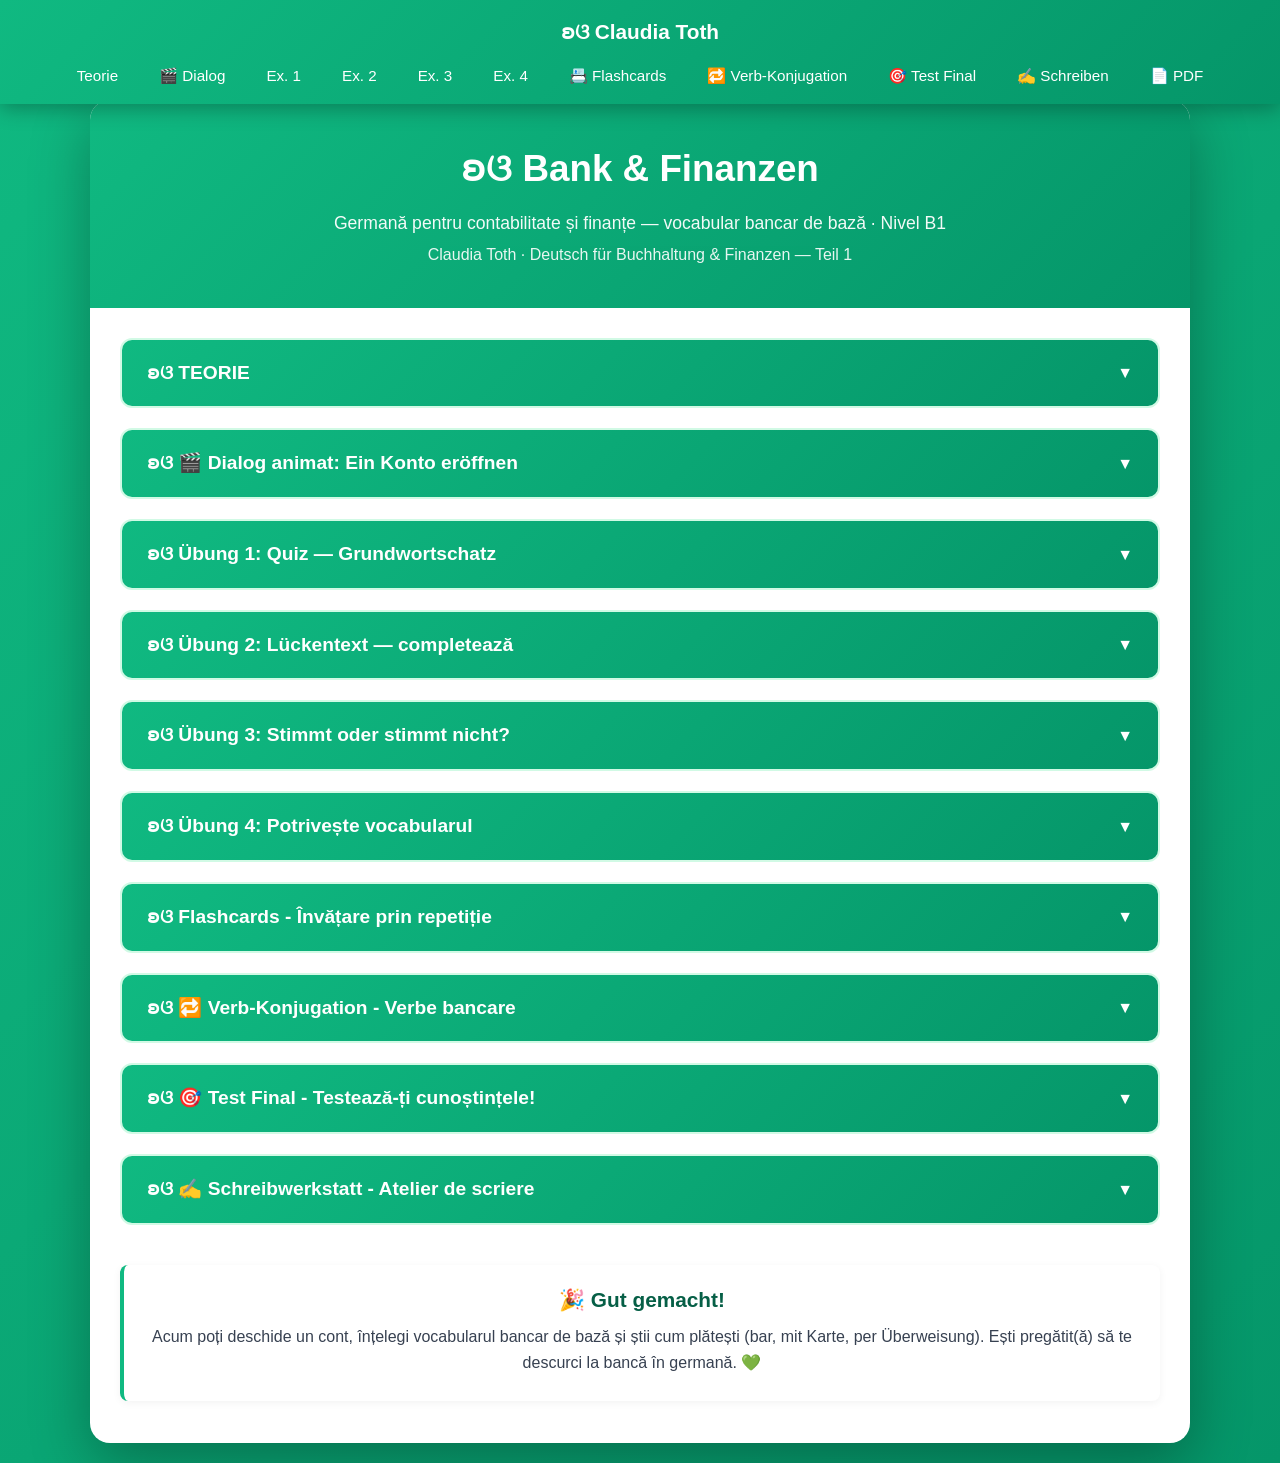
<file: index.html>
<!DOCTYPE html>
<html lang="ro">
<head>
    <meta charset="UTF-8">
    <meta name="robots" content="noindex, nofollow">
    <meta name="viewport" content="width=device-width, initial-scale=1.0">
    <title>Bank & Finanzen — germană pentru contabilitate · B1</title>
    <meta property="og:title" content="Buchhaltung Teil 1 — Bank & Finanzen">
    <meta property="og:description" content="Germană pentru contabilitate și finanțe: vocabular bancar (cont, transfer, card, dobândă) + dialog animat la bancă. Nivel B1.">
    <meta property="og:type" content="website">
    <link rel="stylesheet" href="styles.css">
</head>
<body>
    <nav class="navbar">
        <a href="#top" class="navbar-logo">ʚଓ Claudia Toth</a>
        <ul class="navbar-menu">
            <li><a href="#teorie" onclick="openSection(0)">Teorie</a></li>
            <li><a href="#dialog" onclick="openSection(1)">🎬 Dialog</a></li>
            <li><a href="#ex1" onclick="openSection(2)">Ex. 1</a></li>
            <li><a href="#ex2" onclick="openSection(3)">Ex. 2</a></li>
            <li><a href="#ex3" onclick="openSection(4)">Ex. 3</a></li>
            <li><a href="#ex4" onclick="openSection(5)">Ex. 4</a></li>
            <li><a href="#flashcards" onclick="openSection(6)">📇 Flashcards</a></li>
            <li><a href="#verbs" onclick="openSection(7)">🔁 Verb-Konjugation</a></li>
            <li><a href="#final-test" onclick="openSection(8)">🎯 Test Final</a></li>
            <li><a href="#schreiben" onclick="openSection(9)">✍️ Schreiben</a></li>
            <li><a href="curs-buchhaltung-1-bank-finanzen.pdf" download>📄 PDF</a></li>
        </ul>
    </nav>

    <div class="container" id="top">
        <div class="header">
            <h1>ʚଓ Bank & Finanzen</h1>
            <p class="subtitle">Germană pentru contabilitate și finanțe — vocabular bancar de bază · Nivel B1</p>
            <p>Claudia Toth · Deutsch für Buchhaltung & Finanzen — Teil 1</p>
        </div>

        <div class="content">
            <div class="section" id="teorie">
                <div class="section-header" onclick="toggleMainSection(0)"><h3>ʚଓ TEORIE</h3><span class="arrow">▼</span></div>
                <div class="section-content" id="main-section-0"><div id="theory-container"></div></div>
            </div>

            <div class="section" id="dialog">
                <div class="section-header" onclick="toggleMainSection(1)"><h3>ʚଓ 🎬 Dialog animat: Ein Konto eröffnen</h3><span class="arrow">▼</span></div>
                <div class="section-content" id="main-section-1">
                    <p style="margin-bottom:14px;"><em>Apasă ▶️ Pornește. Andreea deschide un cont la bancă și vorbește cu domnul Keller. Ascultă cum folosesc vocabularul din lecție în context real. Reascultă orice replică cu 🔁.</em></p>
                    <div id="dialog1-container"></div>
                </div>
            </div>

            <div class="section" id="ex1">
                <div class="section-header" onclick="toggleMainSection(2)"><h3>ʚଓ Übung 1: Quiz — Grundwortschatz</h3><span class="arrow">▼</span></div>
                <div class="section-content" id="main-section-2">
                    <div id="ex1-container"></div>
                    <div class="btn-container"><button class="btn btn-check" onclick="checkExercise(1)">✓ Verifica</button><button class="btn btn-reset" onclick="resetExercise(1)">↻ Reseteaza</button></div>
                    <div class="score" id="score-1"></div>
                </div>
            </div>

            <div class="section" id="ex2">
                <div class="section-header" onclick="toggleMainSection(3)"><h3>ʚଓ Übung 2: Lückentext — completează</h3><span class="arrow">▼</span></div>
                <div class="section-content" id="main-section-3">
                    <div id="ex2-container"></div>
                    <div class="btn-container"><button class="btn btn-check" onclick="checkExercise(2)">✓ Verifica</button><button class="btn btn-reset" onclick="resetExercise(2)">↻ Reseteaza</button></div>
                    <div class="score" id="score-2"></div>
                </div>
            </div>

            <div class="section" id="ex3">
                <div class="section-header" onclick="toggleMainSection(4)"><h3>ʚଓ Übung 3: Stimmt oder stimmt nicht?</h3><span class="arrow">▼</span></div>
                <div class="section-content" id="main-section-4">
                    <div id="ex3-container"></div>
                    <div class="btn-container"><button class="btn btn-check" onclick="checkExercise(3)">✓ Verifica</button><button class="btn btn-reset" onclick="resetExercise(3)">↻ Reseteaza</button></div>
                    <div class="score" id="score-3"></div>
                </div>
            </div>

            <div class="section" id="ex4">
                <div class="section-header" onclick="toggleMainSection(5)"><h3>ʚଓ Übung 4: Potrivește vocabularul</h3><span class="arrow">▼</span></div>
                <div class="section-content" id="main-section-5">
                    <div id="ex4-container"></div>
                    <div class="btn-container"><button class="btn btn-check" onclick="checkExercise(4)">✓ Verifica</button><button class="btn btn-reset" onclick="resetExercise(4)">↻ Reseteaza</button></div>
                    <div class="score" id="score-4"></div>
                </div>
            </div>

            <div class="section" id="flashcards">
                <div class="section-header" onclick="toggleMainSection(6)"><h3>ʚଓ Flashcards - Învățare prin repetiție</h3><span class="arrow">▼</span></div>
                <div class="section-content" id="main-section-6"><div id="flashcards-container"></div></div>
            </div>

            <div class="section" id="verbs">
                <div class="section-header" onclick="toggleMainSection(7)"><h3>ʚଓ 🔁 Verb-Konjugation - Verbe bancare</h3><span class="arrow">▼</span></div>
                <div class="section-content" id="main-section-7"><div id="verbs-container"></div></div>
            </div>

            <div class="section" id="final-test">
                <div class="section-header" onclick="toggleMainSection(8)"><h3>ʚଓ 🎯 Test Final - Testează-ți cunoștințele!</h3><span class="arrow">▼</span></div>
                <div class="section-content" id="main-section-8"><div id="final-test-container"></div></div>
            </div>

            <div class="section" id="schreiben">
                <div class="section-header" onclick="toggleMainSection(9)"><h3>ʚଓ ✍️ Schreibwerkstatt - Atelier de scriere</h3><span class="arrow">▼</span></div>
                <div class="section-content" id="main-section-9">
                    <div class="exercise-instruction">
                        <strong>✍️ Sarcina de scriere:</strong> Scrie un text scurt (aprox. <strong>40-60 de cuvinte</strong>) despre o vizită la bancă — deschiderea unui cont sau o operațiune bancară. Folosește <strong>minimum 6 cuvinte</strong> din lecție.
                    </div>
                    <div class="theory-box" style="background:#f0fdf4;">
                        <h4>💡 Răspunde la întrebările (Leitfragen):</h4>
                        <ul style="margin:6px 0 0 18px; line-height:1.7;">
                            <li>🏦 <strong>Warum waren Sie bei der Bank?</strong> (De ce ai fost la bancă? — ein Konto eröffnen)</li>
                            <li>📄 <strong>Welche Dokumente brauchten Sie?</strong> (Ce documente ai avut nevoie? — der Ausweis, die Meldebescheinigung)</li>
                            <li>💳 <strong>Welche Karte haben Sie bekommen?</strong> (Ce card ai primit? — die EC-Karte, die Kreditkarte)</li>
                            <li>💶 <strong>Wie bezahlen Sie Ihre Rechnungen?</strong> (Cum plătești facturile? — bar, mit Karte, per Überweisung)</li>
                            <li>🙂 <strong>Wie war der Bankberater?</strong> (Cum a fost consilierul? — freundlich, geholfen)</li>
                        </ul>
                    </div>
                    <div class="theory-box" style="background:#fffbeb; border-left:4px solid #f59e0b;">
                        <h4>📝 Model (ca să-ți fie mai ușor):</h4>
                        <p class="de" style="color:#065f46;"><em>Letzte Woche war ich bei der Bank. Ich wollte ein Girokonto eröffnen. Ich brauchte meinen Ausweis und eine Meldebescheinigung. Der Bankberater war sehr freundlich und hat mir alles erklärt. Ich habe eine EC-Karte bekommen. Meine Rechnungen bezahle ich jetzt per Überweisung. Das Online-Banking ist praktisch und sicher.</em></p>
                        <p class="ro" style="color:#6b7280; font-style:italic;">(Săptămâna trecută am fost la bancă. Voiam să deschid un cont curent. Am avut nevoie de buletin și de o adeverință de domiciliu. Consilierul a fost foarte amabil și mi-a explicat totul. Am primit un card de debit. Facturile le plătesc acum prin transfer. Online-banking-ul este practic și sigur.)</p>
                    </div>
                    <div style="text-align:center; margin-top:22px;">
                        <p style="color:#047857; margin-bottom:14px; font-size:1rem;">Când ești gata, trimite-mi textul tău prin formular. Îl citesc și îți dau feedback personalizat. 🦋</p>
                        <a href="https://forms.gle/RDpc7b1zmfGriKDh7" target="_blank" rel="noopener noreferrer" style="display:inline-block; background:#10B981; color:white; padding:14px 32px; border-radius:10px; text-decoration:none; font-weight:bold; font-size:1.05rem; box-shadow:0 2px 6px rgba(16,185,129,0.3);">✍️ Trimite textul tău →</a>
                    </div>
                </div>
            </div>

            <div class="theory-box" style="text-align: center; margin-top: 40px;">
                <p style="font-size: 1.3rem; font-weight: bold; color: #065f46;">🎉 Gut gemacht!</p>
                <p>Acum poți deschide un cont, înțelegi vocabularul bancar de bază și știi cum plătești (bar, mit Karte, per Überweisung). Ești pregătit(ă) să te descurci la bancă în germană. 💚</p>
            </div>
        </div>
    </div>

    <script src="theory.js"></script>
    <script src="dialogs.js?v=1"></script>
    <script src="exercises.js"></script>
    <script src="flashcards.js"></script>
    <script src="verbs.js"></script>
    <script src="final-test.js"></script>
    <script src="main.js"></script>
</body>
</html>
</file>
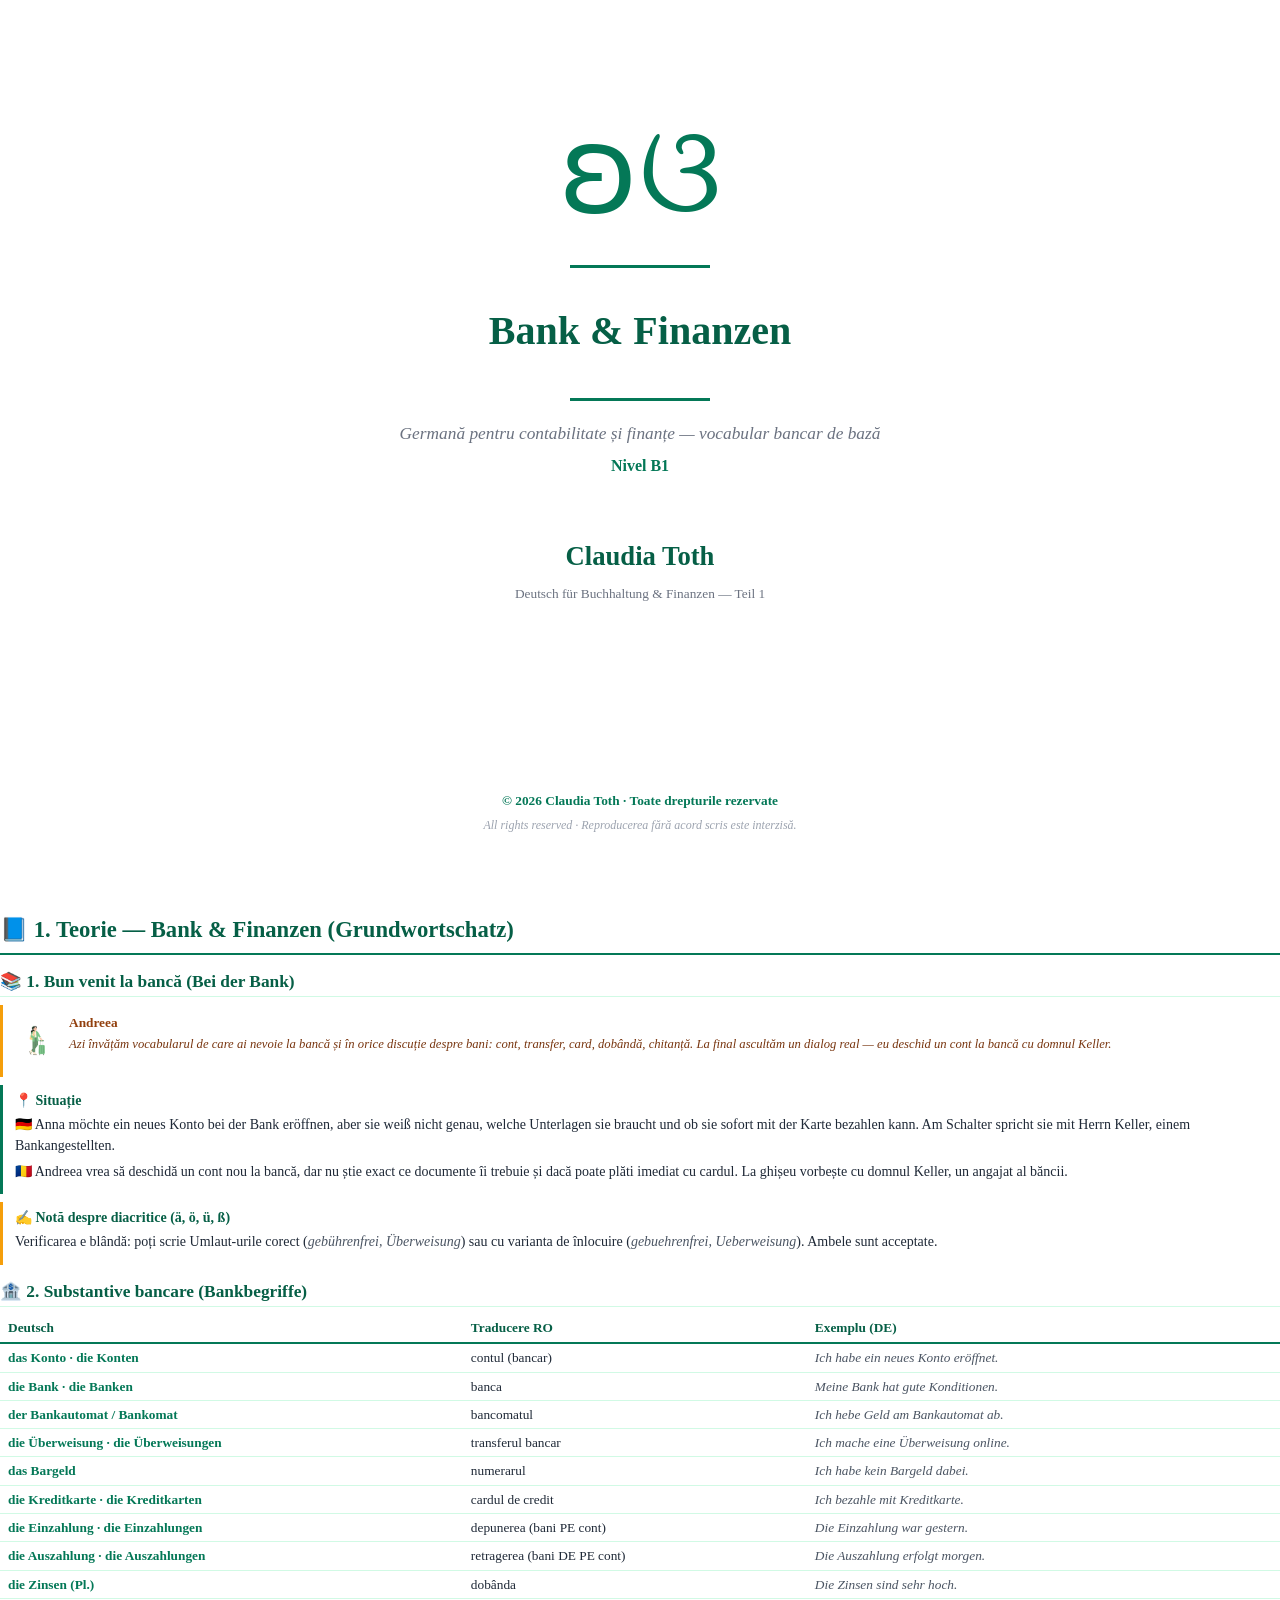
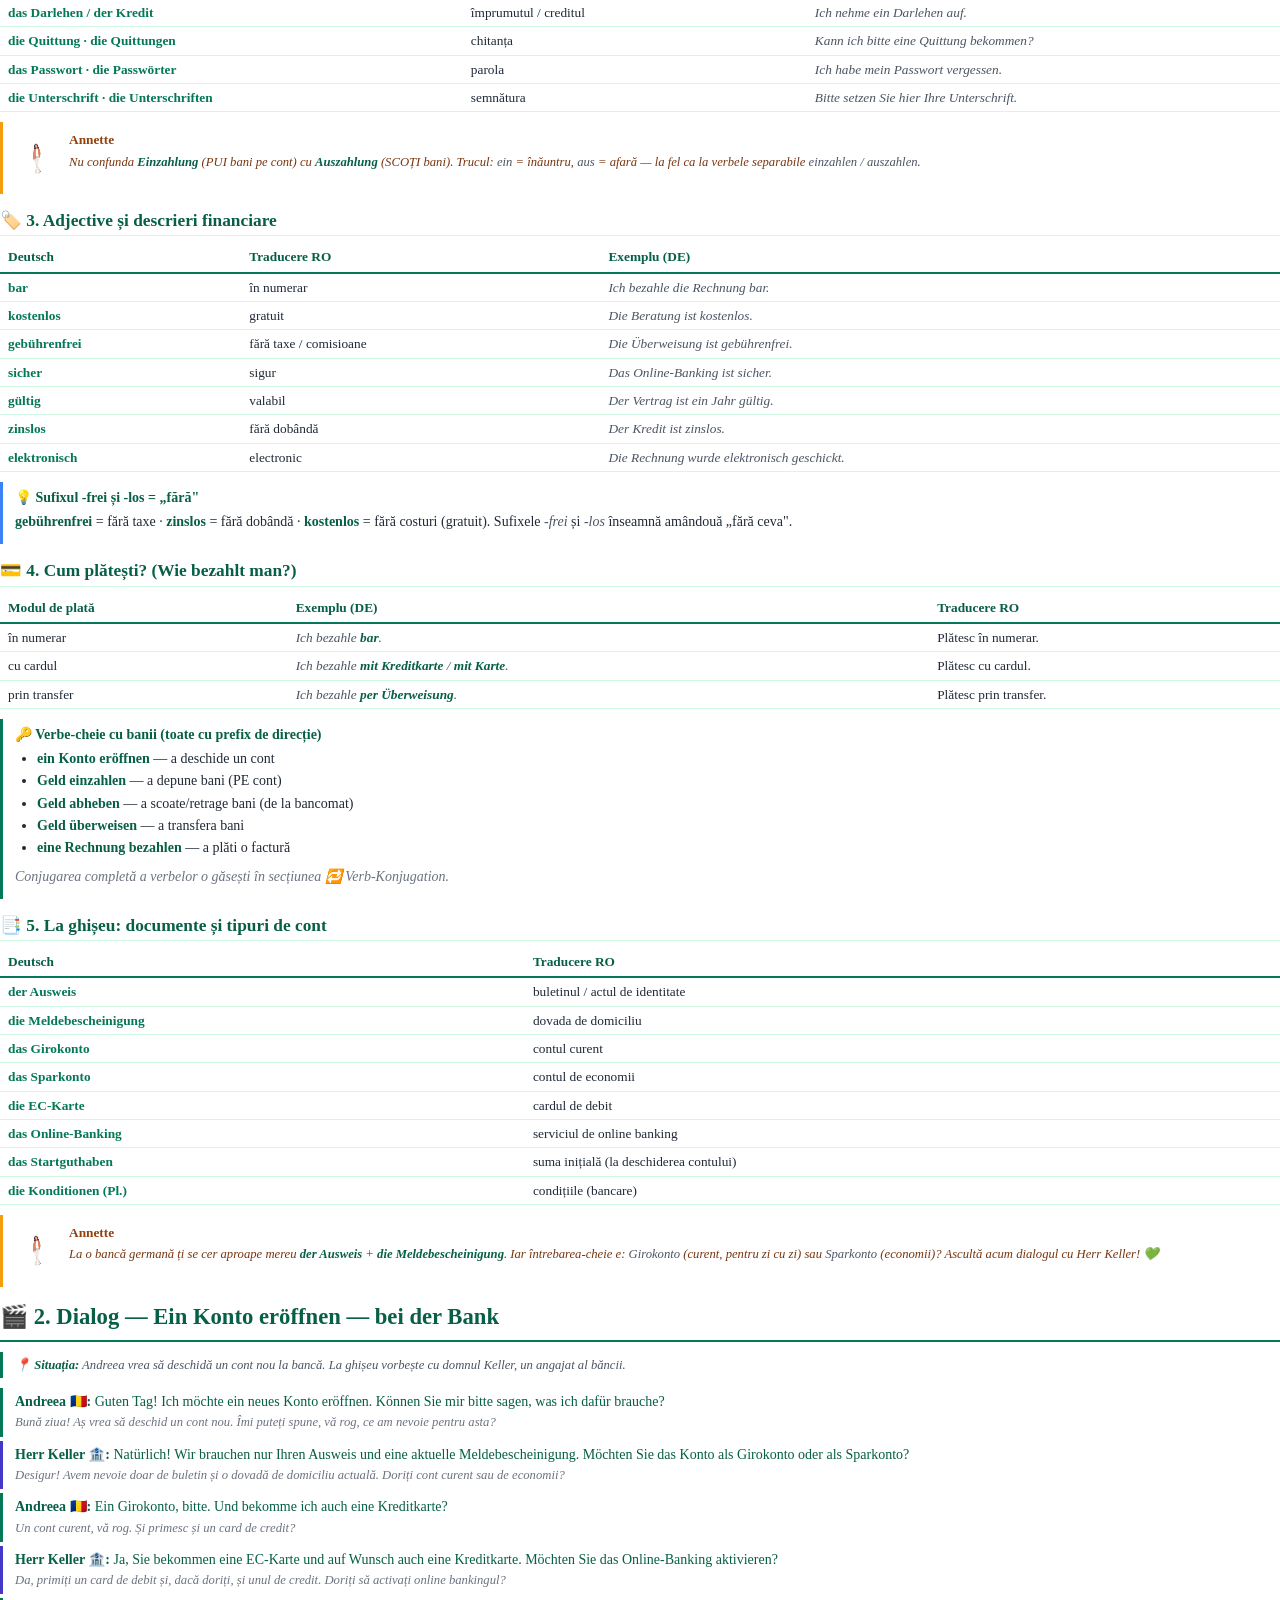
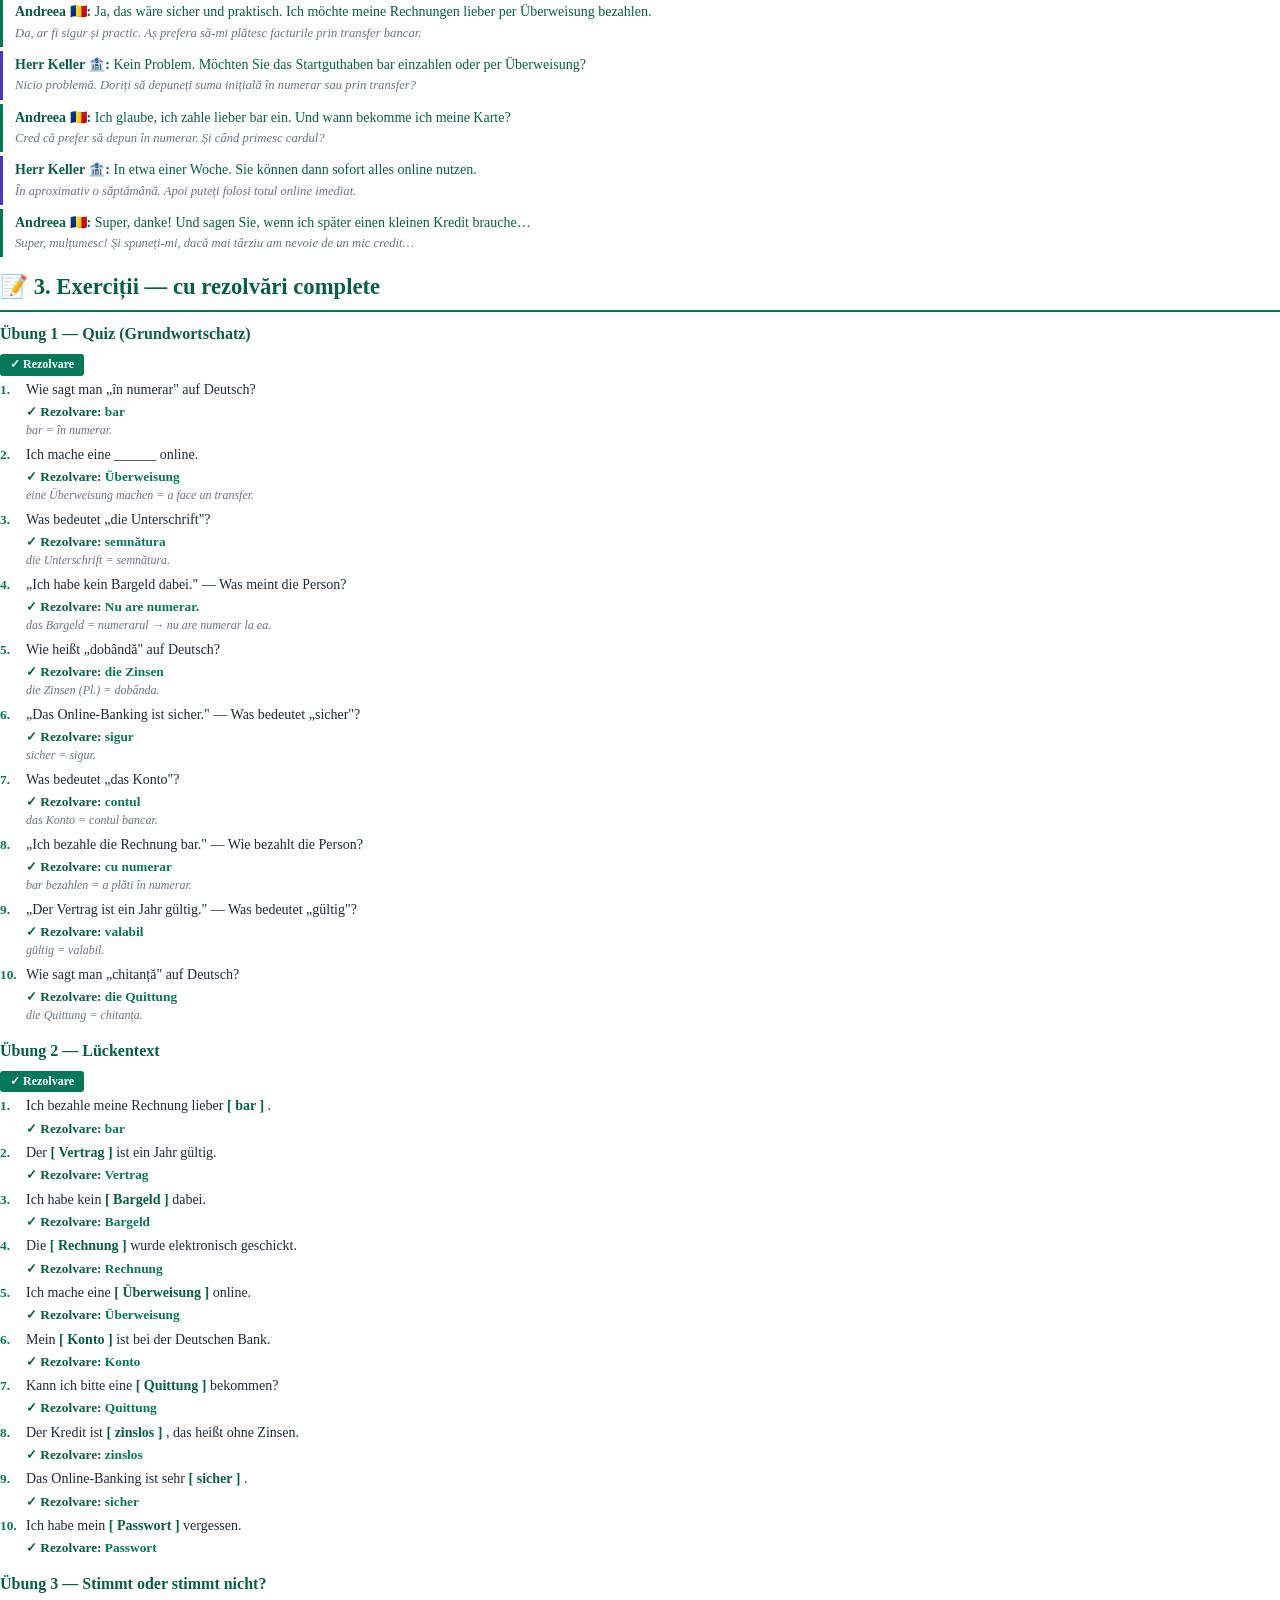
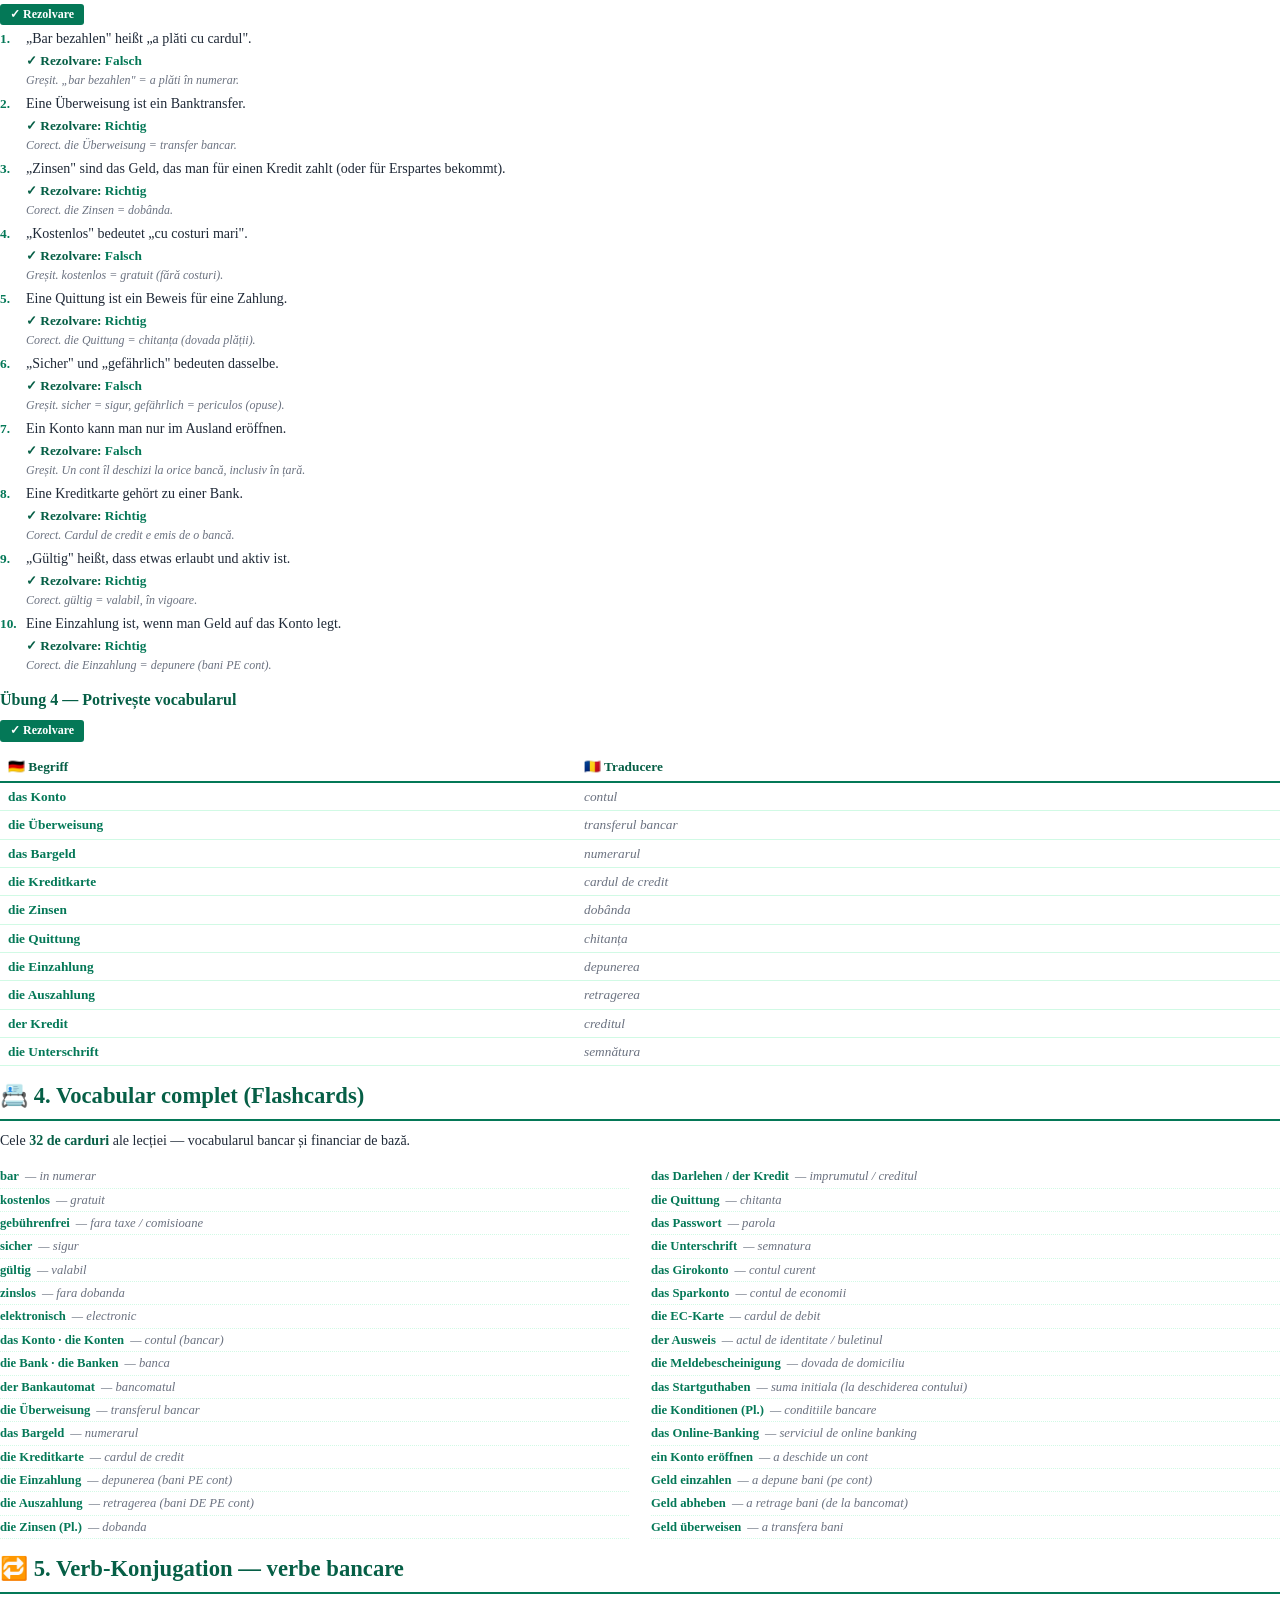
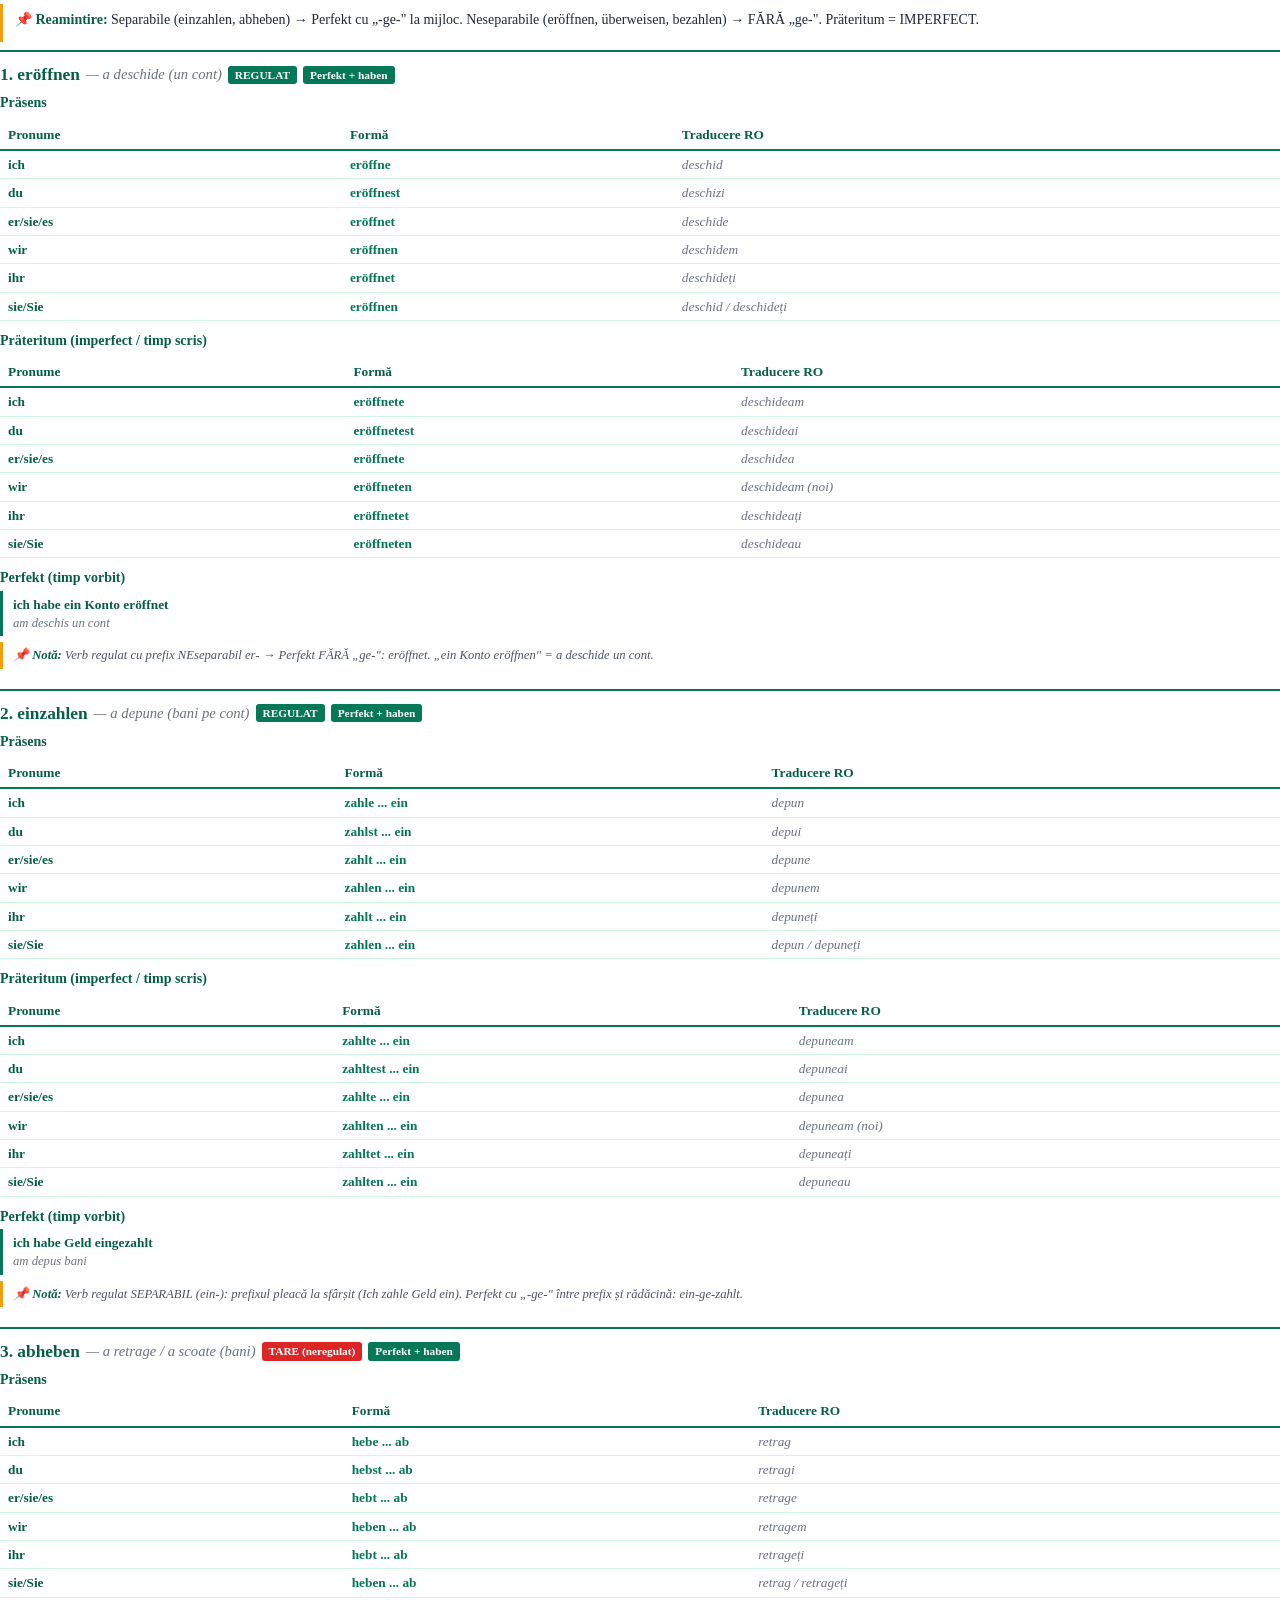
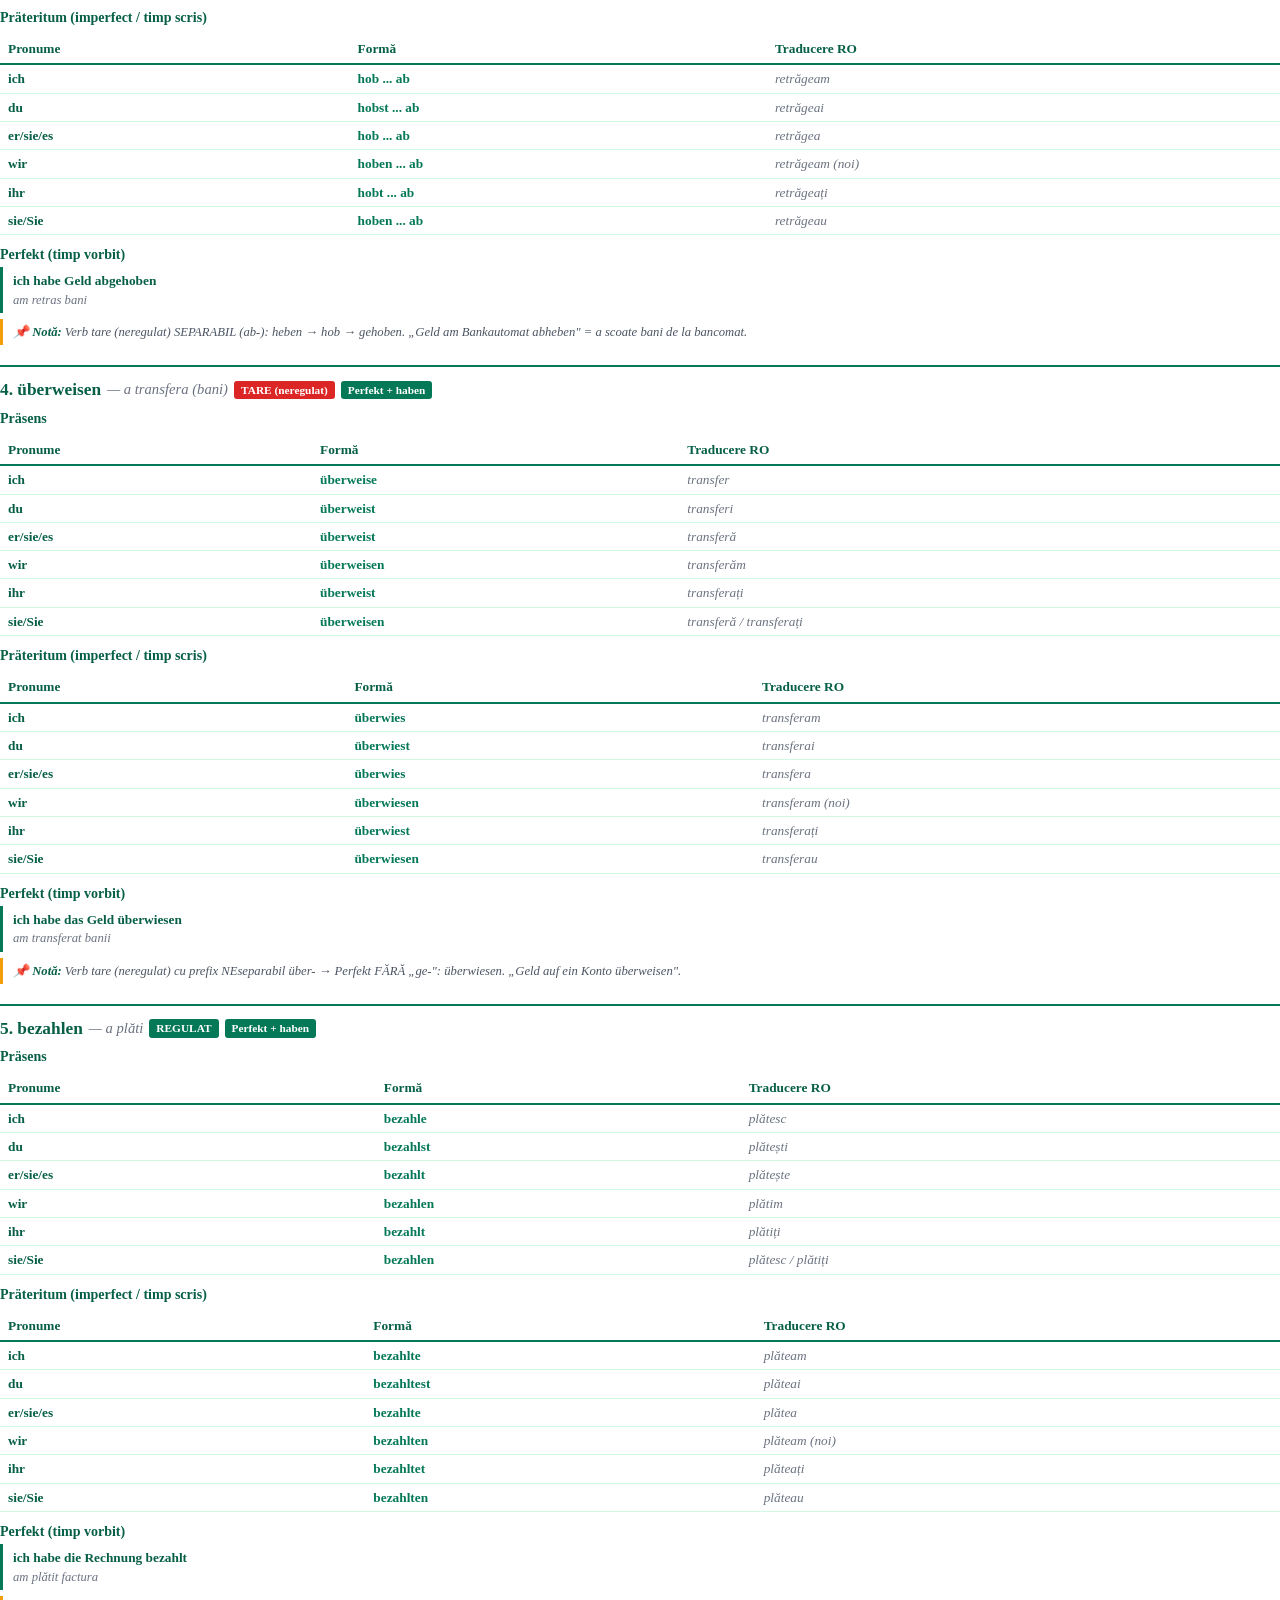
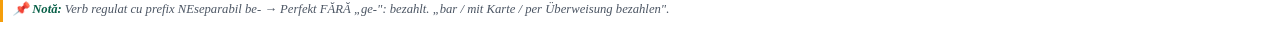
<file: pdf.html>
<!DOCTYPE html>
<html lang="ro">
<head>
    <meta charset="UTF-8">
    <meta name="robots" content="noindex, nofollow">
    <title>Bank &amp; Finanzen · Claudia Toth · B1</title>
    <style>
        @page { size: A4; margin: 22mm 18mm 22mm 18mm; @bottom-center { content: "ʚଓ Claudia Toth · Buchhaltung Teil 1: Bank & Finanzen · Nivel B1 · © 2026 — Toate drepturile rezervate · pag. " counter(page) " / " counter(pages); font-size: 8.5pt; color: #047857; font-family: 'Georgia', 'Times New Roman', serif; } }
        @page :first { margin: 0; @bottom-center { content: ""; } }
        * { box-sizing: border-box; margin: 0; padding: 0; }
        body { font-family: 'Georgia', 'Times New Roman', serif; color: #1f2937; line-height: 1.45; font-size: 10.5pt; -webkit-print-color-adjust: exact; print-color-adjust: exact; }
        .cover { width: 100%; min-height: 100vh; padding: 80px 60px 60px; text-align: center; display: flex; flex-direction: column; align-items: center; justify-content: flex-start; page-break-after: always; }
        .cover-symbol { font-size: 90pt; color: #047857; line-height: 1; margin: 30px 0 15px; font-family: 'Segoe UI Emoji', 'Segoe UI', sans-serif; }
        .cover-divider { width: 140px; height: 3px; background: #047857; margin: 20px 0; border: none; }
        .cover-title { font-size: 30pt; color: #065f46; font-weight: bold; margin: 14px 0 18px; font-family: 'Georgia', serif; }
        .cover-subtitle { font-size: 13pt; color: #6b7280; font-style: italic; margin-bottom: 8px; }
        .cover-level { font-size: 12pt; color: #047857; font-weight: bold; margin-bottom: 60px; }
        .cover-author { font-size: 20pt; color: #065f46; font-weight: bold; margin-bottom: 8px; }
        .cover-series { font-size: 10pt; color: #6b7280; margin-bottom: 80px; }
        .cover-copyright { margin-top: auto; font-size: 10pt; color: #047857; font-weight: 600; }
        .cover-notice { font-size: 9pt; color: #9ca3af; font-style: italic; margin-top: 6px; }
        h1.chapter { color: #065f46; padding: 0 0 6px 0; font-size: 17pt; margin: 14px 0 10px; border-bottom: 2px solid #047857; font-family: 'Georgia', serif; page-break-after: avoid; }
        h2.sub-chapter { color: #065f46; font-size: 13pt; margin: 14px 0 6px; padding-bottom: 2px; border-bottom: 1px solid #d1fae5; font-family: 'Georgia', serif; page-break-after: avoid; }
        p { margin-bottom: 6px; } strong { color: #065f46; } em { color: #4b5563; font-style: italic; }
        ul, ol { margin: 4px 0 8px 22px; } li { margin-bottom: 2px; }
        .theory-box { background: transparent; border-left: 3px solid #047857; padding: 6px 12px; margin: 8px 0; page-break-inside: avoid; }
        .theory-box h4 { color: #065f46; font-size: 10.5pt; margin-bottom: 4px; }
        .warn-box { border-left-color: #f59e0b; } .info-box { border-left-color: #3b82f6; }
        table { width: 100%; border-collapse: collapse; margin: 6px 0 10px; font-size: 10pt; page-break-inside: avoid; }
        table th { padding: 5px 8px; text-align: left; font-weight: bold; color: #065f46; border-bottom: 2px solid #047857; }
        table td { padding: 4px 8px; border-bottom: 1px solid #d1fae5; vertical-align: top; }
        td.verb { color: #047857; font-weight: bold; } td.ro-text { color: #6b7280; font-style: italic; }
        .dlg-context { border-left: 3px solid #047857; padding: 4px 12px; margin: 6px 0 10px; font-style: italic; color: #4b5563; font-size: 9.5pt; }
        .dlg-line { padding: 4px 12px; margin-bottom: 4px; page-break-inside: avoid; }
        .dlg-line.andreea { border-left: 3px solid #047857; } .dlg-line.keller { border-left: 3px solid #4338ca; }
        .dlg-line .sp { font-weight: bold; color: #065f46; } .dlg-line .de { color: #065f46; } .dlg-line .ro { color: #6b7280; font-style: italic; font-size: 9.5pt; }
        .ex-block { margin-bottom: 14px; page-break-inside: avoid; }
        .ex-block h3 { color: #065f46; font-size: 12pt; margin-bottom: 5px; }
        .rezolvare-banner { display: inline-block; background: #047857; color: white; padding: 2px 10px; border-radius: 3px; font-size: 9pt; font-weight: bold; margin: 4px 0; -webkit-print-color-adjust: exact; print-color-adjust: exact; }
        .ex-item { display: flex; gap: 8px; margin-bottom: 5px; align-items: flex-start; }
        .ex-num { color: #047857; font-weight: bold; font-size: 10pt; flex-shrink: 0; min-width: 18px; } .ex-num::after { content: "."; }
        .ex-body { flex: 1; } .ex-a { color: #047857; font-weight: bold; font-size: 10pt; margin-top: 2px; } .ex-a::before { content: "✓ Rezolvare: "; color: #065f46; }
        .ex-explanation { color: #6b7280; font-size: 9pt; font-style: italic; margin-top: 1px; }
        .flashcards-grid { columns: 2; column-gap: 22px; margin-top: 8px; }
        .fc-row { break-inside: avoid; padding: 2px 0; border-bottom: 1px dotted #d1fae5; font-size: 9.5pt; }
        .fc-row .de { color: #047857; font-weight: bold; } .fc-row .ro { color: #6b7280; font-style: italic; margin-left: 6px; }
        .verb-card { border-top: 2px solid #047857; padding: 10px 0 8px 0; margin-bottom: 12px; page-break-inside: avoid; }
        .verb-card .vh { display: flex; align-items: center; flex-wrap: wrap; gap: 6px; margin-bottom: 6px; }
        .verb-card .vh .name { font-size: 13pt; color: #065f46; font-weight: bold; } .verb-card .vh .ro { color: #6b7280; font-style: italic; font-size: 11pt; }
        .verb-card .vh .badge { display: inline-block; padding: 1px 7px; border-radius: 3px; font-size: 8.5pt; color: white; font-weight: bold; -webkit-print-color-adjust: exact; print-color-adjust: exact; }
        .verb-card .badge.weak { background: #047857; } .verb-card .badge.strong { background: #dc2626; } .verb-card .badge.haben { background: #047857; } .verb-card .badge.sein { background: #2563eb; }
        .verb-card h5 { color: #065f46; margin: 6px 0 2px; font-size: 10.5pt; }
        .verb-card .perfekt-box { border-left: 3px solid #047857; padding: 4px 10px; margin-top: 2px; font-size: 10pt; }
        .verb-card .perfekt-box .de { color: #065f46; font-weight: 600; } .verb-card .perfekt-box .ro { color: #6b7280; font-style: italic; font-size: 9.5pt; }
        .verb-card .note { font-size: 9.5pt; color: #4b5563; padding: 4px 10px; border-left: 3px solid #f59e0b; margin-top: 6px; font-style: italic; }
        .new-section { page-break-before: always; }
        .andreea-note { display: flex; gap: 10px; align-items: flex-start; border-left: 3px solid #f59e0b; padding: 8px 12px; margin: 8px 0; page-break-inside: avoid; }
        .andreea-note-avatar { width: 44px; height: 56px; object-fit: contain; flex-shrink: 0; }
        .andreea-note-content { flex: 1; } .andreea-note-content .speaker { font-weight: bold; color: #92400e; font-size: 10pt; margin-bottom: 3px; } .andreea-note-content .text { color: #78350f; font-size: 9.5pt; font-style: italic; line-height: 1.5; }
    </style>
</head>
<body>
<div class="cover">
    <div class="cover-symbol">ʚଓ</div>
    <hr class="cover-divider">
    <h1 class="cover-title">Bank &amp; Finanzen</h1>
    <hr class="cover-divider">
    <p class="cover-subtitle">Germană pentru contabilitate și finanțe — vocabular bancar de bază</p>
    <p class="cover-level">Nivel B1</p>
    <p class="cover-author">Claudia Toth</p>
    <p class="cover-series">Deutsch für Buchhaltung & Finanzen — Teil 1</p>
    <div class="cover-copyright">© 2026 Claudia Toth · Toate drepturile rezervate</div>
    <p class="cover-notice">All rights reserved · Reproducerea fără acord scris este interzisă.</p>
</div>
<div id="pdf-content"></div>
<script src="theory.js"></script>
<script src="dialogs.js"></script>
<script src="exercises.js"></script>
<script src="flashcards.js"></script>
<script src="verbs.js"></script>
<script src="final-test.js"></script>
<script src="pdf-builder.js"></script>
</body>
</html>
</file>
<file: styles.css>
/* ============================================
   CLAUDIA TOTH - NOMEN-VERB-VERBINDUNGEN
   Design verde profesional · Mobile responsive
   ============================================ */

* {
    margin: 0;
    padding: 0;
    box-sizing: border-box;
}

body {
    font-family: 'Segoe UI', Tahoma, Geneva, Verdana, sans-serif;
    background: linear-gradient(135deg, #10b981 0%, #059669 100%);
    line-height: 1.6;
    padding: 0;
    padding-top: 80px;
    min-height: 100vh;
    color: #374151;
}

/* ============================================
   NAVIGATION BAR
   ============================================ */
.navbar {
    position: fixed;
    top: 0;
    left: 0;
    right: 0;
    background: linear-gradient(135deg, #10b981 0%, #059669 100%);
    padding: 15px 30px;
    box-shadow: 0 4px 20px rgba(0,0,0,0.3);
    z-index: 1000;
    display: flex;
    flex-direction: column;
    gap: 15px;
    align-items: center;
    justify-content: center;
}

.navbar-logo {
    color: white;
    font-size: 1.3rem;
    font-weight: bold;
    text-decoration: none;
}

.navbar-menu {
    display: flex;
    gap: 5px;
    list-style: none;
    align-items: center;
    flex-wrap: wrap;
    justify-content: center;
}

.navbar-menu a {
    color: white;
    text-decoration: none;
    padding: 10px 18px;
    border-radius: 8px;
    transition: all 0.3s;
    font-size: 0.95rem;
    font-weight: 500;
}

.navbar-menu a:hover {
    background: rgba(255,255,255,0.2);
    transform: translateY(-2px);
}

/* ============================================
   CONTAINER PRINCIPAL
   ============================================ */
.container {
    max-width: 1100px;
    margin: 20px auto;
    background: white;
    border-radius: 20px;
    box-shadow: 0 20px 60px rgba(0,0,0,0.3);
    overflow: hidden;
}

.header {
    background: linear-gradient(135deg, #10b981 0%, #059669 100%);
    color: white;
    padding: 40px 30px;
    text-align: center;
}

.header h1 {
    font-size: 2.3rem;
    margin-bottom: 10px;
}

.header .subtitle {
    font-size: 1.1rem;
    opacity: 0.95;
    margin-bottom: 5px;
}

.header p {
    font-size: 1rem;
    opacity: 0.9;
}

.content {
    padding: 30px;
}

/* ============================================
   SECȚIUNI (Teorie + Exerciții)
   ============================================ */
.section {
    margin-bottom: 20px;
    scroll-margin-top: 100px;
    border-radius: 12px;
    overflow: hidden;
    border: 2px solid #d1fae5;
}

.section-header {
    background: linear-gradient(135deg, #10b981 0%, #059669 100%);
    color: white;
    padding: 18px 25px;
    cursor: pointer;
    display: flex;
    justify-content: space-between;
    align-items: center;
    transition: all 0.3s;
}

.section-header:hover {
    background: linear-gradient(135deg, #059669 0%, #047857 100%);
}

.section-header h3 {
    font-size: 1.2rem;
}

.arrow {
    transition: transform 0.3s;
    font-size: 1rem;
}

.arrow.rotated {
    transform: rotate(180deg);
}

.section-content {
    display: none;
    padding: 25px;
    background: #f0fdf4;
}

.section-content.active {
    display: block;
    animation: fadeIn 0.4s ease-in-out;
}

@keyframes fadeIn {
    from { opacity: 0; transform: translateY(-5px); }
    to { opacity: 1; transform: translateY(0); }
}

/* ============================================
   SUB-SECȚIUNI (în Teorie)
   ============================================ */
.sub-section {
    margin-bottom: 12px;
    border-radius: 10px;
    overflow: hidden;
    border: 1px solid #a7f3d0;
    background: white;
}

.sub-section-header {
    background: #d1fae5;
    color: #065f46;
    padding: 12px 18px;
    cursor: pointer;
    display: flex;
    justify-content: space-between;
    align-items: center;
    font-weight: 600;
    transition: background 0.3s;
    gap: 10px;
}

.sub-section-header > span:first-child {
    flex: 1;
}

.sub-section-header:hover {
    background: #a7f3d0;
}

/* ============================================
   AUDIO PLAYER (Play / Stop la fiecare subtitlu)
   ============================================ */
.audio-player {
    display: flex;
    align-items: center;
}

.audio-btn {
    background: #10b981;
    color: white;
    border: none;
    width: 36px;
    height: 36px;
    border-radius: 50%;
    cursor: pointer;
    font-size: 0.9rem;
    transition: all 0.3s;
    display: flex;
    align-items: center;
    justify-content: center;
    padding: 0;
    box-shadow: 0 2px 6px rgba(16, 185, 129, 0.3);
}

.audio-btn:hover {
    background: #059669;
    transform: scale(1.1);
    box-shadow: 0 4px 10px rgba(16, 185, 129, 0.5);
}

.audio-btn:active {
    transform: scale(0.95);
}

.lesson-audio {
    display: flex;
    align-items: center;
    gap: 12px;
    margin-bottom: 18px;
    padding: 10px 14px;
    background: #f0fdf4;
    border-left: 4px solid #10b981;
    border-radius: 6px;
}

.lesson-audio-label {
    color: #065f46;
    font-weight: 600;
    font-size: 0.95rem;
}

.sub-arrow {
    transition: transform 0.3s;
}

.sub-arrow.rotated {
    transform: rotate(180deg);
}

.sub-section-content {
    display: none;
    padding: 18px;
    background: white;
}

.sub-section-content.active {
    display: block;
}

/* ============================================
   THEORY BOX
   ============================================ */
.theory-box {
    background: white;
    border-left: 4px solid #10b981;
    padding: 18px 22px;
    margin: 12px 0;
    border-radius: 8px;
    box-shadow: 0 2px 8px rgba(0,0,0,0.05);
}

.theory-box h4 {
    color: #065f46;
    margin-bottom: 10px;
    font-size: 1.1rem;
}

.theory-box p {
    margin-bottom: 8px;
}

.theory-box ul {
    margin-left: 20px;
    margin-top: 8px;
}

.theory-box li {
    margin-bottom: 6px;
}

/* Exemple în context */
.example-box {
    background: #ecfdf5;
    border: 1px dashed #10b981;
    padding: 12px 16px;
    border-radius: 8px;
    margin: 10px 0;
    font-style: italic;
}

.example-box .de {
    color: #065f46;
    font-weight: 600;
    font-style: normal;
}

.example-box .ro {
    color: #6b7280;
    font-size: 0.95rem;
    margin-top: 4px;
}

/* Tabele teorie */
.theory-table {
    width: 100%;
    border-collapse: collapse;
    margin: 12px 0;
    background: white;
    border-radius: 8px;
    overflow: hidden;
    box-shadow: 0 2px 6px rgba(0,0,0,0.05);
}

.theory-table th {
    background: #10b981;
    color: white;
    padding: 12px;
    text-align: left;
    font-weight: 600;
}

.theory-table td {
    padding: 10px 12px;
    border-bottom: 1px solid #d1fae5;
}

.theory-table tr:last-child td {
    border-bottom: none;
}

.theory-table tr:nth-child(even) {
    background: #f0fdf4;
}

.theory-table .verb {
    color: #059669;
    font-weight: bold;
}

.theory-table .nomen {
    color: #065f46;
    font-weight: 600;
}

.theory-table .ro-text {
    color: #6b7280;
    font-style: italic;
    font-size: 0.95rem;
}

/* ============================================
   EXERCIȚII
   ============================================ */
.exercise-instruction {
    background: #fffbeb;
    border-left: 4px solid #f59e0b;
    padding: 12px 18px;
    margin-bottom: 18px;
    border-radius: 8px;
    color: #78350f;
}

.exercise-item {
    background: white;
    padding: 15px 18px;
    margin-bottom: 12px;
    border-radius: 10px;
    display: flex;
    align-items: flex-start;
    gap: 12px;
    flex-wrap: wrap;
    box-shadow: 0 2px 6px rgba(0,0,0,0.05);
}

.exercise-number {
    background: #10b981;
    color: white;
    width: 30px;
    height: 30px;
    border-radius: 50%;
    display: flex;
    align-items: center;
    justify-content: center;
    font-weight: bold;
    flex-shrink: 0;
    font-size: 0.9rem;
}

.input-group {
    flex: 1;
    min-width: 200px;
    display: flex;
    flex-direction: column;
    gap: 6px;
}

.input-group label {
    color: #374151;
    font-size: 1rem;
    line-height: 1.5;
}

.input-group .nomen-highlight {
    color: #065f46;
    font-weight: bold;
    background: #d1fae5;
    padding: 2px 8px;
    border-radius: 5px;
}

.input-group input[type="text"],
.input-group select {
    padding: 10px 14px;
    border: 2px solid #d1fae5;
    border-radius: 8px;
    font-size: 1rem;
    font-family: inherit;
    transition: all 0.3s;
    background: white;
}

.input-group input[type="text"]:focus,
.input-group select:focus {
    outline: none;
    border-color: #10b981;
    box-shadow: 0 0 0 3px rgba(16, 185, 129, 0.15);
}

/* Multiple choice */
.mc-options {
    display: flex;
    flex-direction: column;
    gap: 8px;
    margin-top: 8px;
}

.mc-option {
    display: flex;
    align-items: center;
    gap: 10px;
    padding: 8px 12px;
    border-radius: 8px;
    transition: background 0.2s;
    cursor: pointer;
}

.mc-option:hover {
    background: #f0fdf4;
}

.mc-option input[type="radio"] {
    cursor: pointer;
    width: 18px;
    height: 18px;
    accent-color: #10b981;
}

.mc-option label {
    cursor: pointer;
    flex: 1;
}

/* Feedback */
.feedback {
    width: 100%;
    margin-top: 8px;
    padding: 0;
    font-size: 0.95rem;
    border-radius: 6px;
    transition: all 0.3s;
}

.feedback.correct {
    background: #d1fae5;
    color: #065f46;
    padding: 10px 14px;
    border-left: 3px solid #10b981;
}

.feedback.incorrect {
    background: #fee2e2;
    color: #991b1b;
    padding: 10px 14px;
    border-left: 3px solid #ef4444;
}

.feedback.correct::before {
    content: "✓ Richtig! ";
    font-weight: bold;
}

.feedback.incorrect::before {
    content: "✗ Falsch. ";
    font-weight: bold;
}

/* ============================================
   BUTOANE
   ============================================ */
.btn-container {
    display: flex;
    gap: 15px;
    justify-content: center;
    margin: 30px 0;
    flex-wrap: wrap;
}

.btn {
    padding: 14px 32px;
    border: none;
    border-radius: 10px;
    font-size: 1rem;
    font-weight: 600;
    cursor: pointer;
    transition: all 0.3s;
    font-family: inherit;
}

.btn-check {
    background: linear-gradient(135deg, #10b981 0%, #059669 100%);
    color: white;
}

.btn-check:hover {
    transform: translateY(-2px);
    box-shadow: 0 8px 20px rgba(16, 185, 129, 0.4);
}

.btn-reset {
    background: #6b7280;
    color: white;
}

.btn-reset:hover {
    background: #4b5563;
    transform: translateY(-2px);
    box-shadow: 0 8px 20px rgba(107, 114, 128, 0.4);
}

/* ============================================
   SCOR
   ============================================ */
.score {
    display: none;
    background: linear-gradient(135deg, #10b981 0%, #059669 100%);
    color: white;
    padding: 25px;
    border-radius: 12px;
    text-align: center;
    margin: 20px 0;
    scroll-margin-top: 100px;
}

.score.show {
    display: block;
    animation: fadeIn 0.5s;
}

.score-value {
    font-size: 2rem;
    font-weight: bold;
    margin-bottom: 10px;
}

.score-message {
    font-size: 1.1rem;
}

/* ============================================
   FLASHCARDS
   ============================================ */
.flashcard-counter {
    text-align: center;
    margin-bottom: 15px;
    color: #065f46;
    font-weight: 600;
}

.flashcard {
    background: white;
    border-radius: 16px;
    padding: 50px 30px;
    min-height: 220px;
    display: flex;
    align-items: center;
    justify-content: center;
    text-align: center;
    cursor: pointer;
    box-shadow: 0 4px 15px rgba(0,0,0,0.1);
    transition: transform 0.3s;
    position: relative;
    border: 3px solid #10b981;
}

.flashcard:hover {
    transform: scale(1.02);
}

.flashcard-content {
    width: 100%;
}

.flashcard .de {
    font-size: 1.8rem;
    color: #065f46;
    font-weight: bold;
    margin-bottom: 10px;
}

.flashcard .ro {
    font-size: 1.2rem;
    color: #6b7280;
    font-style: italic;
    display: none;
}

.flashcard.flipped .ro {
    display: block;
    animation: fadeIn 0.3s;
}

.flashcard-hint {
    position: absolute;
    bottom: 12px;
    left: 0;
    right: 0;
    color: #9ca3af;
    font-size: 0.85rem;
}

.flashcard-audio-btn {
    position: absolute;
    top: 15px;
    right: 15px;
    background: #10b981;
    color: white;
    border: none;
    width: 40px;
    height: 40px;
    border-radius: 50%;
    font-size: 1.2rem;
    cursor: pointer;
    transition: all 0.3s;
    display: flex;
    align-items: center;
    justify-content: center;
}

.flashcard-audio-btn:hover {
    background: #059669;
    transform: scale(1.1);
}

.flashcard-controls {
    display: flex;
    justify-content: space-between;
    gap: 15px;
    margin-top: 20px;
}

.flashcard-btn {
    flex: 1;
    background: linear-gradient(135deg, #10b981 0%, #059669 100%);
    color: white;
    padding: 12px;
    border: none;
    border-radius: 8px;
    cursor: pointer;
    font-size: 1rem;
    font-weight: 600;
    transition: all 0.3s;
    font-family: inherit;
}

.flashcard-btn:hover {
    transform: translateY(-2px);
    box-shadow: 0 4px 12px rgba(16, 185, 129, 0.4);
}

.flashcard-btn:disabled {
    background: #d1d5db;
    cursor: not-allowed;
    transform: none;
    box-shadow: none;
}

/* ============================================
   MOBILE RESPONSIVE
   ============================================ */
@media (max-width: 768px) {
    body {
        padding: 0;
        padding-top: 140px;
    }

    .navbar {
        padding: 15px;
    }

    .navbar-menu a {
        padding: 8px 12px;
        font-size: 0.85rem;
    }

    .container {
        margin: 10px;
        border-radius: 12px;
    }

    .header h1 {
        font-size: 1.6rem;
    }

    .header .subtitle {
        font-size: 0.95rem;
    }

    .content {
        padding: 15px;
    }

    .section-header h3 {
        font-size: 1rem;
    }

    .exercise-item {
        padding: 12px;
    }

    .input-group {
        min-width: 100%;
    }

    .btn {
        padding: 12px 24px;
        font-size: 0.95rem;
    }

    .flashcard {
        padding: 35px 20px;
        min-height: 180px;
    }

    .flashcard .de {
        font-size: 1.4rem;
    }

    .flashcard .ro {
        font-size: 1rem;
    }

    .theory-table,
    .grammar-table {
        font-size: 0.9rem;
        display: block;
        overflow-x: auto;
        white-space: nowrap;
        -webkit-overflow-scrolling: touch;
        max-width: 100%;
        scrollbar-width: thin;
        scrollbar-color: #f59e0b #fef3c7;
        background-image: linear-gradient(to right, transparent calc(100% - 32px), rgba(245, 158, 11, 0.28) 100%);
        background-attachment: local;
        background-repeat: no-repeat;
    }

    .theory-table::-webkit-scrollbar,
    .grammar-table::-webkit-scrollbar {
        height: 6px;
    }
    .theory-table::-webkit-scrollbar-track,
    .grammar-table::-webkit-scrollbar-track {
        background: #fef3c7;
        border-radius: 3px;
    }
    .theory-table::-webkit-scrollbar-thumb,
    .grammar-table::-webkit-scrollbar-thumb {
        background: #f59e0b;
        border-radius: 3px;
    }

    .theory-table::before,
    .grammar-table::before {
        content: '👈 Glisează lateral pentru toate coloanele 👉';
        display: block;
        background: #fef3c7;
        color: #92400e;
        padding: 6px 10px;
        font-size: 0.72rem;
        text-align: center;
        font-style: italic;
        border-radius: 6px 6px 0 0;
        white-space: nowrap;
        border-bottom: 1px solid #f59e0b;
        position: sticky;
        left: 0;
    }

    .theory-table th,
    .theory-table td,
    .grammar-table th,
    .grammar-table td {
        padding: 8px;
    }
}

/* ============================================
   TRADUCERI ROMÂNĂ sub fiecare propoziție germană
   Permanent vizibile sub tabelele de teorie
   ============================================ */
.ro-translation {
    display: inline-block;
    color: #6b7280;
    font-style: italic;
    font-size: 0.88rem;
    font-weight: normal;
    line-height: 1.4;
    margin-top: 4px;
    padding-left: 8px;
    border-left: 2px solid #fcd34d;
}

/* ============================================
   TEST FINAL - Wizard Style
   ============================================ */

/* Intro section */
.test-intro {
    background: white;
    padding: 30px;
    border-radius: 12px;
    text-align: center;
    box-shadow: 0 2px 8px rgba(0,0,0,0.05);
}

.test-intro h3 {
    color: #065f46;
    font-size: 1.5rem;
    margin-bottom: 15px;
}

.test-intro p {
    color: #374151;
    margin-bottom: 15px;
}

.test-info-list {
    list-style: none;
    padding: 0;
    margin: 20px auto;
    max-width: 500px;
    text-align: left;
}

.test-info-list li {
    padding: 8px 0;
    color: #374151;
}

.btn-large {
    padding: 16px 40px !important;
    font-size: 1.1rem !important;
    margin-top: 15px;
}

/* Wizard - container principal */
.test-wizard {
    background: white;
    padding: 30px;
    border-radius: 12px;
    box-shadow: 0 2px 8px rgba(0,0,0,0.05);
}

/* Progress bar */
.test-progress {
    margin-bottom: 25px;
}

.test-progress-info {
    display: flex;
    justify-content: space-between;
    margin-bottom: 10px;
    font-weight: 600;
    color: #065f46;
    flex-wrap: wrap;
    gap: 10px;
}

.test-progress-bar {
    height: 12px;
    background: #d1fae5;
    border-radius: 6px;
    overflow: hidden;
}

.test-progress-fill {
    height: 100%;
    background: linear-gradient(90deg, #10b981 0%, #059669 100%);
    transition: width 0.4s ease;
    border-radius: 6px;
    box-shadow: 0 0 8px rgba(16, 185, 129, 0.4);
}

/* Întrebarea curentă */
.test-question {
    background: #f0fdf4;
    padding: 25px;
    border-radius: 10px;
    margin-bottom: 20px;
    border: 2px solid #d1fae5;
}

.test-question-label {
    color: #065f46;
    font-weight: 600;
    font-size: 1.05rem;
    margin-bottom: 15px;
}

.test-question-content {
    font-size: 1.15rem;
    color: #374151;
    line-height: 1.8;
    margin-bottom: 12px;
}

.test-blank {
    background: #fef3c7;
    padding: 4px 16px;
    border-radius: 6px;
    border: 2px dashed #f59e0b;
    color: #78350f;
    font-weight: bold;
    margin-right: 8px;
}

.test-translation {
    display: block;
    color: #6b7280;
    font-style: italic;
    margin: 10px 0;
    font-size: 0.95rem;
}

.test-ro-text {
    background: #fff7ed;
    padding: 15px;
    border-radius: 8px;
    border-left: 4px solid #f59e0b;
    color: #78350f;
    font-weight: 500;
}

.test-input {
    width: 100%;
    padding: 12px 16px;
    border: 2px solid #d1fae5;
    border-radius: 8px;
    font-size: 1.05rem;
    font-family: inherit;
    transition: all 0.3s;
    background: white;
    margin-top: 10px;
}

.test-input:focus {
    outline: none;
    border-color: #10b981;
    box-shadow: 0 0 0 3px rgba(16, 185, 129, 0.15);
}

.test-mc {
    margin-top: 15px;
}

.test-mc .mc-option {
    background: white;
    padding: 12px 16px;
    border-radius: 8px;
    margin-bottom: 8px;
    border: 2px solid #d1fae5;
    transition: all 0.2s;
}

.test-mc .mc-option:hover {
    border-color: #10b981;
    background: #f0fdf4;
}

/* Controale wizard */
.test-controls {
    display: flex;
    gap: 12px;
    justify-content: space-between;
    margin-top: 25px;
    flex-wrap: wrap;
}

.btn-secondary {
    background: #6b7280;
    color: white;
}

.btn-secondary:hover {
    background: #4b5563;
    transform: translateY(-2px);
    box-shadow: 0 4px 12px rgba(107, 114, 128, 0.4);
}

.btn:disabled {
    opacity: 0.5;
    cursor: not-allowed;
    transform: none !important;
    box-shadow: none !important;
}

/* Buton ÎNAPOI LA TEORIE */
.btn-back {
    background: linear-gradient(135deg, #6366f1 0%, #4f46e5 100%);
    color: white;
}

.btn-back:hover {
    transform: translateY(-2px);
    box-shadow: 0 8px 20px rgba(99, 102, 241, 0.4);
}

.test-back-top {
    margin-bottom: 20px;
}

/* REZULTATE */
.test-results {
    background: white;
    padding: 30px;
    border-radius: 12px;
    box-shadow: 0 2px 8px rgba(0,0,0,0.05);
}

.test-result-card {
    text-align: center;
    padding: 30px;
    border-radius: 16px;
    margin-bottom: 25px;
}

.test-result-card.passed {
    background: linear-gradient(135deg, #10b981 0%, #059669 100%);
    color: white;
}

.test-result-card.failed {
    background: linear-gradient(135deg, #ef4444 0%, #dc2626 100%);
    color: white;
}

.test-result-emoji {
    font-size: 4rem;
    margin-bottom: 10px;
}

.test-result-badge {
    font-size: 1.3rem;
    font-weight: bold;
    letter-spacing: 2px;
    margin-bottom: 15px;
    opacity: 0.95;
}

.test-result-score {
    font-size: 3rem;
    font-weight: bold;
    margin-bottom: 5px;
}

.test-result-percentage {
    font-size: 2.5rem;
    font-weight: bold;
    margin-bottom: 20px;
    opacity: 0.9;
}

.test-result-message {
    font-size: 1rem;
    line-height: 1.6;
    max-width: 550px;
    margin: 0 auto;
    padding: 0 15px;
}

.pass-mark, .fail-mark {
    margin-top: 20px;
    padding: 12px;
    background: rgba(255,255,255,0.2);
    border-radius: 8px;
    font-weight: 600;
    font-size: 0.95rem;
}

/* Stats categorii */
.test-stats {
    background: #f0fdf4;
    padding: 20px;
    border-radius: 10px;
    margin-bottom: 20px;
    border-left: 4px solid #10b981;
}

.test-stats h4 {
    color: #065f46;
    margin-bottom: 12px;
}

.test-stats ul {
    list-style: none;
    padding: 0;
}

.test-stats li {
    padding: 8px 0;
    border-bottom: 1px solid #d1fae5;
    color: #374151;
}

.test-stats li:last-child {
    border-bottom: none;
}

/* Greșeli */
.test-mistakes {
    background: #fef2f2;
    padding: 20px;
    border-radius: 10px;
    margin-bottom: 20px;
    border-left: 4px solid #ef4444;
}

.test-mistakes h4 {
    color: #991b1b;
    margin-bottom: 15px;
}

.mistake-item {
    background: white;
    padding: 12px 15px;
    border-radius: 8px;
    margin-bottom: 10px;
    line-height: 1.6;
}

/* Acțiuni finale */
.test-final-actions {
    display: flex;
    gap: 15px;
    justify-content: center;
    flex-wrap: wrap;
    margin-top: 25px;
}

/* Mobile responsive pentru test */
@media (max-width: 768px) {
    .test-intro,
    .test-wizard,
    .test-results {
        padding: 20px 15px;
    }
    
    .test-question {
        padding: 18px 15px;
    }
    
    .test-question-content {
        font-size: 1rem;
    }
    
    .test-result-emoji {
        font-size: 3rem;
    }
    
    .test-result-score {
        font-size: 2.2rem;
    }
    
    .test-result-percentage {
        font-size: 1.8rem;
    }
    
    .test-controls {
        flex-direction: column;
    }

    .test-controls .btn {
        width: 100%;
    }
}

/* ============================================
   EX1 - CLICK-MATCH (DE ↔ RO)
   ============================================ */
.dm-board {
    display: grid;
    grid-template-columns: 1fr 1fr;
    gap: 18px;
    margin: 15px 0;
}

.dm-col {
    background: white;
    padding: 14px;
    border-radius: 10px;
    box-shadow: 0 2px 6px rgba(0,0,0,0.05);
    display: flex;
    flex-direction: column;
    gap: 8px;
}

.dm-col-title {
    color: #065f46;
    font-weight: bold;
    margin-bottom: 6px;
    text-align: center;
    font-size: 1rem;
    padding-bottom: 8px;
    border-bottom: 2px solid #d1fae5;
}

.dm-tile {
    padding: 10px 14px;
    background: #f0fdf4;
    border: 2px solid #d1fae5;
    border-radius: 8px;
    cursor: pointer;
    transition: all 0.2s;
    font-weight: 500;
    color: #065f46;
    text-align: center;
}

.dm-tile:hover {
    background: #d1fae5;
    border-color: #10b981;
    transform: translateY(-1px);
}

.dm-tile.dm-selected {
    background: #fef3c7;
    border-color: #f59e0b;
    color: #78350f;
}

.dm-tile.dm-correct {
    background: #d1fae5;
    border-color: #10b981;
    color: #065f46;
    cursor: default;
    opacity: 0.7;
}

.dm-tile.dm-wrong {
    background: #fee2e2;
    border-color: #ef4444;
    color: #991b1b;
    animation: shake 0.4s;
}

.dm-status {
    text-align: center;
    margin-top: 12px;
    padding: 10px;
    background: #fffbeb;
    border-radius: 8px;
    color: #78350f;
    font-weight: 600;
    border-left: 4px solid #f59e0b;
}

@keyframes shake {
    0%, 100% { transform: translateX(0); }
    25% { transform: translateX(-5px); }
    75% { transform: translateX(5px); }
}

/* ============================================
   EX2 - SORT 5 COLOANE
   ============================================ */
.sort-pool {
    display: flex;
    flex-wrap: wrap;
    gap: 8px;
    padding: 14px;
    background: white;
    border: 2px dashed #10b981;
    border-radius: 10px;
    margin: 15px 0;
    min-height: 60px;
}

.sort-tile {
    padding: 8px 14px;
    background: #f0fdf4;
    border: 2px solid #d1fae5;
    border-radius: 8px;
    cursor: pointer;
    transition: all 0.2s;
    font-weight: 500;
    color: #065f46;
    user-select: none;
}

.sort-tile:hover {
    background: #d1fae5;
    border-color: #10b981;
}

.sort-tile.sort-selected {
    background: #fef3c7;
    border-color: #f59e0b;
    color: #78350f;
}

.sort-tile.sort-wrong {
    background: #fee2e2;
    border-color: #ef4444;
    color: #991b1b;
    animation: shake 0.4s;
}

.sort-tile.sort-placed {
    background: #d1fae5;
    border-color: #10b981;
    color: #065f46;
    cursor: default;
}

.sort-cols {
    display: grid;
    grid-template-columns: repeat(5, 1fr);
    gap: 10px;
    margin-top: 12px;
}

.sort-col {
    background: white;
    border: 2px solid #d1fae5;
    border-radius: 10px;
    padding: 10px;
    cursor: pointer;
    min-height: 140px;
    transition: all 0.2s;
}

.sort-col:hover {
    border-color: #10b981;
    background: #f0fdf4;
}

.sort-col-title {
    text-align: center;
    font-weight: bold;
    color: white;
    background: linear-gradient(135deg, #10b981 0%, #059669 100%);
    padding: 6px 10px;
    border-radius: 6px;
    margin-bottom: 8px;
    font-size: 1rem;
}

.sort-col-body {
    display: flex;
    flex-direction: column;
    gap: 6px;
}

/* ============================================
   EX3 - SATZBAU KLAMMER (click-to-build)
   ============================================ */
.satzbau-item {
    background: white;
    padding: 15px 18px;
    margin-bottom: 12px;
    border-radius: 10px;
    display: flex;
    align-items: flex-start;
    gap: 12px;
    box-shadow: 0 2px 6px rgba(0,0,0,0.05);
}

.satzbau-answer {
    min-height: 50px;
    padding: 12px;
    background: #fffbeb;
    border: 2px dashed #f59e0b;
    border-radius: 8px;
    margin: 8px 0;
    display: flex;
    flex-wrap: wrap;
    gap: 6px;
    align-items: center;
}

.satzbau-answer-placeholder {
    color: #9ca3af;
    font-style: italic;
    font-size: 0.95rem;
}

.satzbau-pool {
    display: flex;
    flex-wrap: wrap;
    gap: 8px;
    padding: 10px;
    background: #f0fdf4;
    border-radius: 8px;
    margin-top: 8px;
}

.satzbau-word {
    padding: 8px 14px;
    background: white;
    border: 2px solid #d1fae5;
    border-radius: 8px;
    cursor: pointer;
    transition: all 0.2s;
    font-weight: 500;
    color: #065f46;
    user-select: none;
}

.satzbau-word:hover {
    background: #d1fae5;
    border-color: #10b981;
    transform: translateY(-1px);
}

.satzbau-word.satzbau-used {
    background: #f3f4f6;
    color: #d1d5db;
    border-color: #e5e7eb;
    cursor: not-allowed;
    opacity: 0.5;
}

.satzbau-picked {
    padding: 6px 12px;
    background: #10b981;
    color: white;
    border-radius: 6px;
    cursor: pointer;
    font-weight: 500;
    transition: all 0.2s;
}

.satzbau-picked:hover {
    background: #ef4444;
}

/* ============================================
   EX4 - AUDIO DICTATION
   ============================================ */
.dict-play-btn {
    background: linear-gradient(135deg, #10b981 0%, #059669 100%);
    color: white;
    border: none;
    padding: 8px 16px;
    border-radius: 8px;
    cursor: pointer;
    font-weight: 600;
    font-family: inherit;
    transition: all 0.2s;
    font-size: 0.95rem;
}

.dict-play-btn:hover {
    transform: translateY(-1px);
    box-shadow: 0 4px 10px rgba(16, 185, 129, 0.4);
}

/* ============================================
   EX5 - FIND-THE-MISTAKE
   ============================================ */
.mistake-options {
    display: flex;
    flex-direction: column;
    gap: 8px;
    margin-top: 8px;
}

.mistake-opt {
    padding: 10px 14px;
    background: white;
    border: 2px solid #d1fae5;
    border-radius: 8px;
    cursor: pointer;
    transition: all 0.2s;
    color: #374151;
}

.mistake-opt:hover {
    border-color: #10b981;
    background: #f0fdf4;
}

.mistake-opt.mistake-picked {
    border-color: #f59e0b;
    background: #fef3c7;
    color: #78350f;
    font-weight: 600;
}

.mistake-opt-letter {
    font-weight: bold;
    color: #065f46;
    margin-right: 6px;
}

/* ============================================
   MOBILE pentru widgeturile interactive
   ============================================ */
@media (max-width: 768px) {
    .dm-board {
        grid-template-columns: 1fr;
        gap: 12px;
    }
    .sort-cols {
        grid-template-columns: repeat(2, 1fr);
    }
    .sort-col {
        min-height: 100px;
    }
    .satzbau-item {
        flex-direction: column;
        padding: 12px;
    }
}

/* ============================================
   PDF — footer @page + secțiuni EXPANDATE la print
   ⚠️ NU se schimbă interfața web. Doar la PRINT secțiunile colapsabile
   se deschid, ca PDF-ul să conțină MATERIA, nu doar header-ele.
   ============================================ */
@page {
    size: A4;
    margin: 18mm 14mm 22mm 14mm;
    @bottom-left { content: "ʚଓ © 2026 Claudia Toth"; font-size: 9pt; color: #065f46; }
    @bottom-right { content: "pag. " counter(page) " / " counter(pages); font-size: 9pt; color: #6b7280; }
}

@media print {
    /* Forțează TOATE secțiunile + sub-secțiunile deschise → PDF cu materia completă */
    .section-content { display: block !important; }
    .sub-section-content { display: block !important; }
    /* Ascunde decorațiunile interactive (săgeți, navbar, butoane verifică/reset) */
    .navbar { display: none !important; }
    .arrow, .sub-arrow { display: none !important; }
    .btn-container { display: none !important; }
    .section-header, .sub-section-header { cursor: default; }
    /* Păstrează culorile la print (verzi + gradient) */
    body { background: white; padding-top: 0; -webkit-print-color-adjust: exact; print-color-adjust: exact; }
    .container { box-shadow: none; margin: 0; max-width: 100%; }
    .header, .section-header { -webkit-print-color-adjust: exact; print-color-adjust: exact; }
    /* Evită break-uri inestetice în mijlocul tabelelor/cardurilor */
    .theory-box, .example-box, .theory-table, .sub-section { page-break-inside: avoid; break-inside: avoid; }
}

/* ===== CAST BANNER (personajele Annettes Deutschkurs) =====
   ⚠️ NU șterge — acest bloc este parte din TEMPLATE-ul canonical
   folosit de lesson-generator. Rămâne dormant dacă lecția nu are
   <div class="cast-banner"> în HTML, dar e ACTIV pentru toate
   lecțiile noi generate care folosesc cast-grid (A1+A2 standard).
   Spec complet în IMPORTANT PENTRU AGENTI/AGENTS-README.md §🌐 CAST GRID. */
.cast-banner {
    background: linear-gradient(135deg, #ecfdf5 0%, #d1fae5 100%);
    border: 2px solid #10B981;
    border-radius: 12px;
    padding: 16px;
    margin: 20px 0;
    text-align: center;
}
.cast-banner h4 {
    color: #065f46;
    margin: 0 0 12px;
    font-size: 1.1rem;
}
.cast-grid {
    display: grid;
    grid-template-columns: repeat(6, 1fr);
    gap: 8px;
    max-width: 720px;
    margin: 0 auto;
}
.cast-card {
    background: #fff;
    border-radius: 8px;
    padding: 8px 4px;
    text-align: center;
    box-shadow: 0 1px 3px rgba(0,0,0,0.06);
}
.cast-card img {
    width: 60px;
    height: 80px;
    object-fit: contain;
    display: block;
    margin: 0 auto 4px;
}
.cast-card .name {
    font-size: 0.72rem;
    font-weight: 700;
    color: #065f46;
    line-height: 1.2;
}
.cast-card .detail {
    font-size: 0.65rem;
    color: #6b7280;
    line-height: 1.2;
    margin-top: 2px;
}
@media (max-width: 768px) {
    .cast-grid { grid-template-columns: repeat(3, 1fr); }
}

/* ===== ANDREEA NOTE (caseta cu tip de la cursantă Andreea) — REGULA 15 ===== */
/* Avatar 44×56px (NU dimensiune nativă!) — adăugat în template 28 mai 2026 */
/* după bug raportat de Claudia pe A2 L2 (andreeas-diplom) */
.andreea-note {
    background: #fffbeb;
    border-left: 4px solid #f59e0b;
    border-radius: 0 8px 8px 0;
    padding: 12px 16px;
    margin: 14px 0;
    display: flex;
    gap: 12px;
    align-items: flex-start;
}
.andreea-note-avatar {
    width: 44px;
    height: 56px;
    object-fit: contain;
    flex-shrink: 0;
}
.andreea-note-content {
    flex: 1;
}
.andreea-note-content .speaker {
    font-weight: 700;
    color: #92400e;
    font-size: 0.85rem;
    margin-bottom: 4px;
}
.andreea-note-content .speaker::before {
    content: "💚 ";
}
.andreea-note-content .text {
    color: #78350f;
    font-size: 0.92rem;
    font-style: italic;
    line-height: 1.55;
}

/* ===== GRAMMAR-TABLE (desktop) — REGULA 3 OBLIGATORIE ===== */
/* Adăugat 28 mai 2026 în template — lipsea din global CSS */
.grammar-table {
    width: 100%;
    border-collapse: collapse;
    margin: 10px 0;
    background: white;
    border-radius: 6px;
    overflow: hidden;
    box-shadow: 0 1px 4px rgba(0,0,0,0.04);
}
.grammar-table th {
    background: #d1fae5;
    color: #065f46;
    padding: 12px 16px;
    text-align: left;
    font-weight: 600;
    border-bottom: 2px solid #047857;
    white-space: nowrap;
}
.grammar-table td {
    padding: 12px 16px;
    border-bottom: 1px solid #ecfdf5;
    vertical-align: middle;
}
.grammar-table tr:last-child td {
    border-bottom: none;
}
.grammar-table tr:nth-child(even) {
    background: #f0fdf4;
}

/* ===== REGULA 14 PATCH â€” touch scroll mobile (fix raportat 31 mai 2026) ===== */
@media (max-width: 768px) {
    .theory-table,
    .grammar-table {
        touch-action: pan-x !important;
        -webkit-overflow-scrolling: touch !important;
        overflow-x: auto !important;
    }
    /* Wrapper-ul (theory-box) nu trebuie sÄƒ blocheze scroll-ul */
    .theory-box {
        overflow: visible !important;
    }
    /* Verb cards la fel */
    .verb-card {
        overflow-x: auto !important;
        -webkit-overflow-scrolling: touch !important;
    }
}

/* ============================================
   DIALOG ANIMAT (motor Pflege) — Andreea ↔ Annette
   ============================================ */
.animated-dialog { background: white; border-radius: 16px; padding: 20px; margin: 16px 0; box-shadow: 0 4px 18px rgba(6, 95, 70, 0.1); }
.dialog-context { background: #f0fdf4; border-left: 4px solid #10b981; padding: 10px 14px; border-radius: 6px; color: #065f46; font-size: 0.9rem; margin-bottom: 18px; }
.stage-container { background: linear-gradient(135deg, #f0fdf4 0%, #ecfdf5 100%); border-radius: 12px; padding: 24px 16px; margin: 14px 0; }
.stage { display: grid; grid-template-columns: 1fr 1fr; gap: 24px; align-items: start; }
.character-wrapper { display: flex; flex-direction: column; align-items: center; position: relative; transition: all 0.3s; opacity: 0.55; }
.character-wrapper.speaking { opacity: 1; transform: scale(1.05); }
.character-wrapper.speaking .character-avatar { animation: pulse 1.5s infinite; box-shadow: 0 0 0 6px rgba(16, 185, 129, 0.25); }
@keyframes pulse { 0% { box-shadow: 0 0 0 0 rgba(16, 185, 129, 0.4); } 70% { box-shadow: 0 0 0 12px rgba(16, 185, 129, 0); } 100% { box-shadow: 0 0 0 0 rgba(16, 185, 129, 0); } }
.character-avatar { width: 90px; height: 90px; border-radius: 50%; overflow: hidden; border: 3px solid #10b981; background: white; display: flex; align-items: center; justify-content: center; }
.character-avatar img { width: 100%; height: 100%; object-fit: cover; }
.character-label { margin-top: 8px; color: #065f46; font-weight: 700; font-size: 0.95rem; }
.speech-bubble { position: relative; margin-top: 14px; background: white; border: 2px solid #10b981; border-radius: 14px; padding: 12px 16px; width: 100%; max-width: 280px; opacity: 0; transform: translateY(8px); transition: opacity 0.3s, transform 0.3s; pointer-events: none; box-shadow: 0 4px 12px rgba(6, 95, 70, 0.08); }
.speech-bubble::before { content: ''; position: absolute; top: -10px; left: 50%; transform: translateX(-50%); width: 0; height: 0; border-left: 8px solid transparent; border-right: 8px solid transparent; border-bottom: 10px solid #10b981; }
.speech-bubble::after { content: ''; position: absolute; top: -7px; left: 50%; transform: translateX(-50%); width: 0; height: 0; border-left: 7px solid transparent; border-right: 7px solid transparent; border-bottom: 8px solid white; }
.speech-bubble.visible { opacity: 1; transform: translateY(0); }
.speech-bubble .bubble-de, .speech-bubble .bubble-ro { transition: opacity 0.18s ease; }
.speech-bubble.text-fading .bubble-de, .speech-bubble.text-fading .bubble-ro { opacity: 0.15; }
.bubble-de { color: #065f46; font-weight: 600; font-size: 0.95rem; margin-bottom: 6px; line-height: 1.4; }
.bubble-ro { color: #6b7280; font-style: italic; font-size: 0.85rem; line-height: 1.4; }
.dialog-controls { display: flex; justify-content: center; gap: 10px; margin: 16px 0 10px; flex-wrap: wrap; }
.btn-dialog { background: linear-gradient(135deg, #10b981 0%, #059669 100%); color: white; border: none; padding: 10px 18px; border-radius: 8px; cursor: pointer; font-size: 0.92rem; font-weight: 600; transition: all 0.2s; font-family: inherit; }
.btn-dialog:hover:not(:disabled) { transform: translateY(-2px); box-shadow: 0 4px 12px rgba(16, 185, 129, 0.3); }
.btn-dialog:disabled { background: #d1d5db; cursor: not-allowed; }
.dialog-progress { text-align: center; margin-top: 8px; }
.progress-bar { height: 8px; background: #e5e7eb; border-radius: 4px; overflow: hidden; margin-bottom: 6px; }
.progress-fill { height: 100%; background: linear-gradient(135deg, #10b981 0%, #059669 100%); transition: width 0.3s ease-out; width: 0%; }
.progress-text { color: #065f46; font-size: 0.85rem; font-weight: 600; }
.transcript-details { margin-top: 16px; background: #f0fdf4; border-radius: 8px; padding: 10px 14px; }
.transcript-details summary { color: #065f46; font-weight: 600; cursor: pointer; padding: 4px 0; }
.transcript-list { margin-top: 10px; }
.reply-item { background: white; border-left: 4px solid #d1d5db; padding: 10px 12px; border-radius: 6px; margin-bottom: 8px; transition: all 0.3s; }
.reply-item.active { border-left-color: #10b981; background: #f0fdf4; transform: translateX(4px); }
.reply-header { display: flex; align-items: center; gap: 10px; margin-bottom: 6px; }
.reply-num { color: #6b7280; font-size: 0.85rem; font-weight: 700; }
.reply-speaker { color: #065f46; font-weight: 600; font-size: 0.88rem; flex: 1; }
.speaker-andreea { color: #047857; }
.speaker-annette { color: #a21caf; }
.btn-replay-reply { background: #ecfdf5; border: 1px solid #10b981; color: #065f46; border-radius: 6px; padding: 3px 8px; cursor: pointer; font-size: 0.8rem; }
.btn-replay-reply:hover { background: #d1fae5; }
.reply-de { color: #065f46; font-weight: 600; font-size: 0.92rem; line-height: 1.45; }
.reply-ro { color: #6b7280; font-style: italic; font-size: 0.85rem; margin-top: 2px; }
@media (max-width: 768px) {
    .stage { grid-template-columns: 1fr; gap: 32px; }
}

/* ===== Kenji — avatar emoji (student invitat Japonia) ===== */
.kenji-avatar { background: linear-gradient(135deg, #eff6ff 0%, #dbeafe 100%); font-size: 44px; }
.speaker-kenji { color: #2563eb; }

/* ===== Herr Keller — avatar emoji (angajat bancă) ===== */
.keller-avatar { background: linear-gradient(135deg, #eef2ff 0%, #e0e7ff 100%); font-size: 44px; }
.speaker-keller { color: #4338ca; }
</file>
